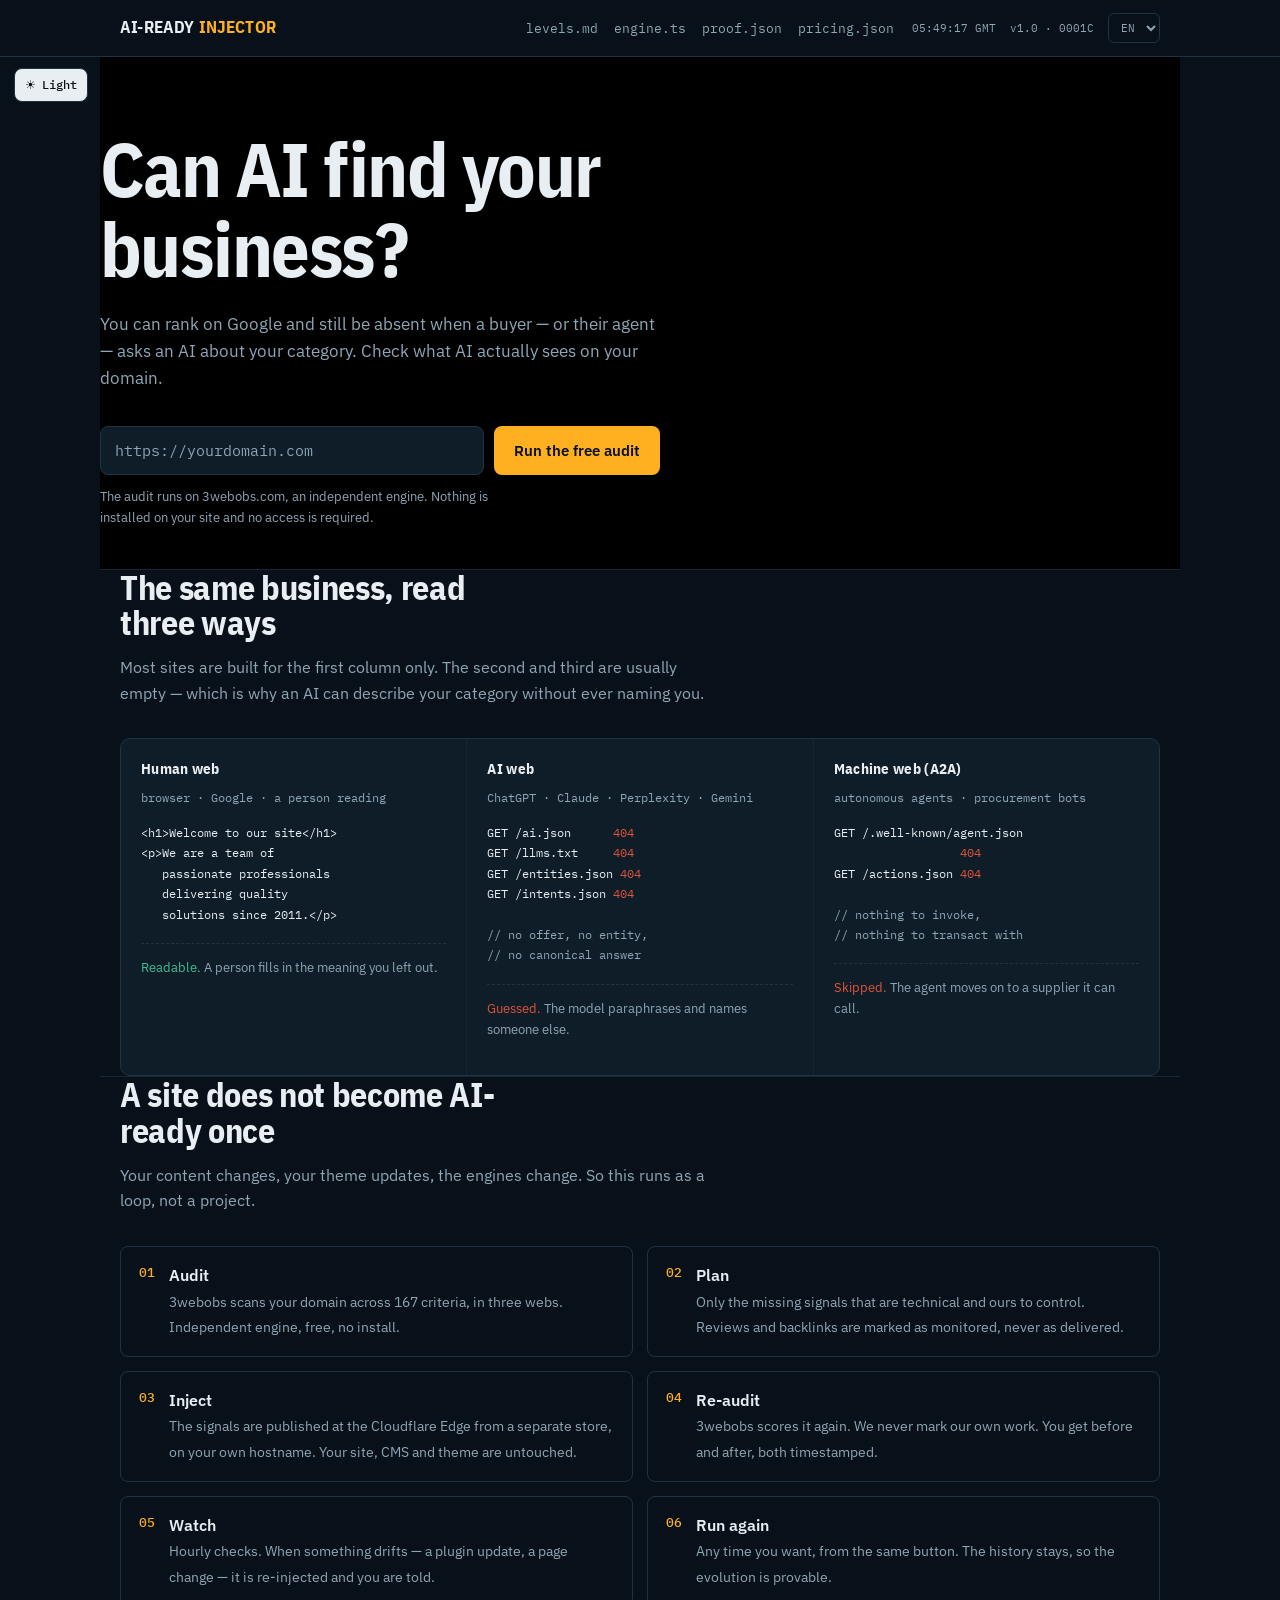
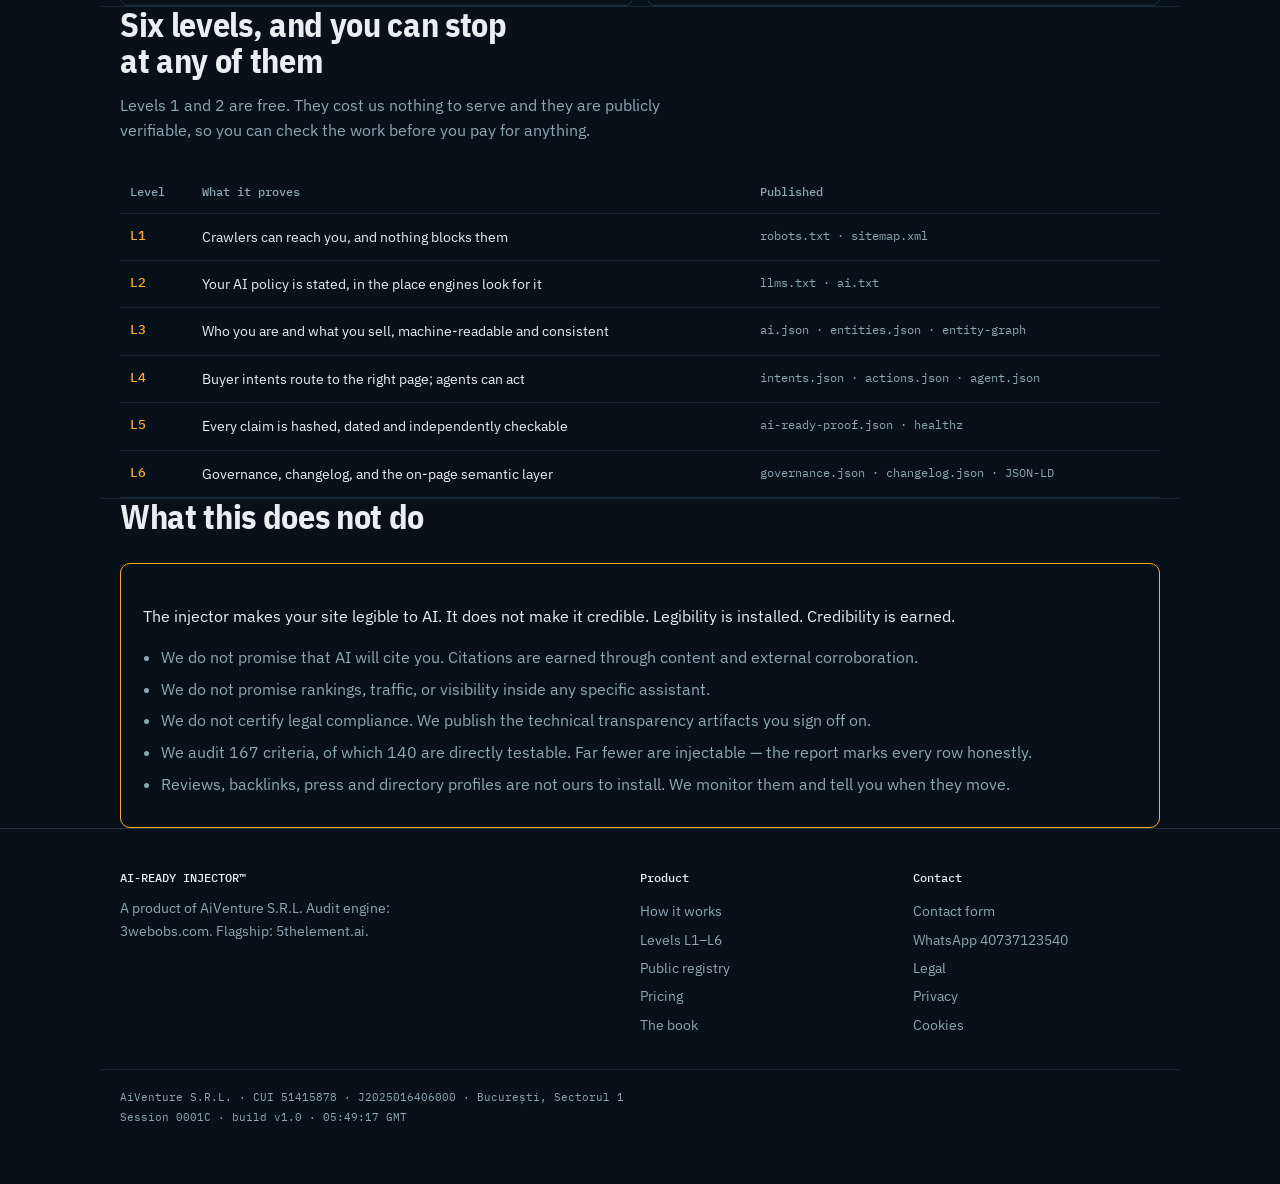
<file: index.html>
<!DOCTYPE html>
<html lang="en" data-lang="en">
<head>
<meta charset="utf-8">
<meta name="viewport" content="width=device-width, initial-scale=1">
<title>AI-READY INJECTOR — Can AI find your business?</title>
<link rel="icon" href="/favicon.ico" sizes="any">
<link rel="icon" type="image/svg+xml" href="/favicon.svg">
<link rel="icon" type="image/png" sizes="32x32" href="/assets/brand/favicon-32x32.png">
<link rel="icon" type="image/png" sizes="16x16" href="/assets/brand/favicon-16x16.png">
<link rel="apple-touch-icon" sizes="180x180" href="/assets/brand/apple-touch-icon.png">
<link rel="manifest" href="/assets/brand/site.webmanifest">
<meta name="msapplication-config" content="/assets/brand/browserconfig.xml">
<meta name="msapplication-TileColor" content="#010e19">
<meta name="theme-color" content="#010e19">
<link rel="canonical" href="https://aireadyinjector.com/">
<meta name="robots" content="index,follow,max-snippet:-1,max-image-preview:large,max-video-preview:-1">
<meta property="og:type" content="website">
<meta property="og:title" content="AI-READY INJECTOR — Can AI find your business?">
<meta property="og:description" content="Audit what AI actually sees on your site, then publish the missing machine-readable signals at the Cloudflare Edge. No website rebuild, no CMS access.">
<meta property="og:url" content="https://aireadyinjector.com/">
<meta property="og:site_name" content="AI-READY INJECTOR">
<meta property="og:locale" content="en_US">
<meta property="og:image" content="https://aireadyinjector.com/assets/og-image.jpg">
<meta property="og:image:type" content="image/jpeg">
<meta property="og:image:alt" content="AI-READY INJECTOR — machine-readable signals published at the Cloudflare Edge, no website rebuild">
<meta property="og:image:width" content="1200">
<meta property="og:image:height" content="630">
<meta name="twitter:card" content="summary_large_image">
<meta name="twitter:title" content="AI-READY INJECTOR — Can AI find your business?">
<meta name="twitter:description" content="Audit what AI actually sees on your site, then publish the missing machine-readable signals at the Cloudflare Edge. No website rebuild, no CMS access.">
<meta name="twitter:image" content="https://aireadyinjector.com/assets/og-image.jpg">
<meta name="twitter:image:alt" content="AI-READY INJECTOR — machine-readable signals published at the Cloudflare Edge, no website rebuild">
<meta name="twitter:site" content="@aipath512">
<meta name="author" content="AiVenture S.R.L.">
<meta name="referrer" content="strict-origin-when-cross-origin">
<script type="application/ld+json">
{
  "@context": "https://schema.org",
  "@graph": [
    {
      "@type": "Organization",
      "@id": "https://5thelement.ai/#organization",
      "name": "AiVenture S.R.L.",
      "legalName": "AiVenture S.R.L.",
      "alternateName": "AiVenture",
      "url": "https://5thelement.ai/",
      "logo": "https://aiventure.ro/icon.svg",
      "image": "https://aiventure.ro/assets/brand/logo_512w.png",
      "email": "contact@5thelement.ai",
      "telephone": "+40 737 123 540",
      "description": "AiVenture oferă servicii pentru Web-Om, Web-AI și Web-A2A și produse pentru analiză, implementare și infrastructură AI/A2A.",
      "foundingDate": "2025-03-07",
      "taxID": "51415878",
      "vatID": "RO51415878",
      "identifier": [
        {
          "@type": "PropertyValue",
          "propertyID": "CUI",
          "value": "51415878"
        },
        {
          "@type": "PropertyValue",
          "propertyID": "Nr. Registrul Comerțului",
          "value": "J2025016406000"
        },
        {
          "@type": "PropertyValue",
          "propertyID": "EUID",
          "value": "ROONRC.J2025016406000"
        },
        {
          "@type": "PropertyValue",
          "propertyID": "ONRC",
          "value": "J2025016406000"
        }
      ],
      "address": {
        "@type": "PostalAddress",
        "streetAddress": "Drumul Pădurea Pustnicul nr. 141C, Corp A, Etaj 2, Ap. 5",
        "addressLocality": "București",
        "addressRegion": "Sector 1",
        "postalCode": "014044",
        "addressCountry": "RO"
      },
      "contactPoint": {
        "@type": "ContactPoint",
        "contactType": "informații comerciale",
        "email": "contact@5thelement.ai",
        "telephone": "+40 737 123 540",
        "availableLanguage": [
          "ro"
        ]
      },
      "founder": {
        "@type": "Person",
        "name": "Dan Ionescu",
        "sameAs": [
          "https://orcid.org/0009-0002-5498-1046",
          "https://ro.linkedin.com/in/dan-ionesco-a856082a0"
        ]
      },
      "employee": {
        "@type": "Person",
        "name": "Gratiela Ionescu",
        "jobTitle": "Administrator"
      },
      "brand": {
        "@id": "https://aireadyinjector.com/#brand"
      },
      "sameAs": [
        "https://5thelement.ai/",
        "https://aiventure.ro/",
        "https://www.linkedin.com/company/107338970",
        "https://www.linkedin.com/showcase/5thelement-ai/",
        "https://www.crunchbase.com/organization/aiventure-s-r-l",
        "https://www.facebook.com/people/Aiventure/61573220584246/",
        "https://x.com/aipath512",
        "https://www.youtube.com/@AIVenture-q8u",
        "https://medium.com/@aipath512",
        "https://www.reddit.com/user/AiVentureRO/"
      ]
    },
    {
      "@type": "Brand",
      "@id": "https://aireadyinjector.com/#brand",
      "name": "AI-READY INJECTOR",
      "url": "https://aireadyinjector.com/",
      "slogan": "Signals make you readable."
    },
    {
      "@type": "WebSite",
      "@id": "https://aireadyinjector.com/#website",
      "url": "https://aireadyinjector.com/",
      "name": "AI-READY INJECTOR",
      "inLanguage": "en",
      "publisher": {
        "@id": "https://5thelement.ai/#organization"
      }
    },
    {
      "@type": "WebPage",
      "@id": "https://aireadyinjector.com/#webpage",
      "url": "https://aireadyinjector.com/",
      "name": "AI-READY INJECTOR — Can AI find your business?",
      "description": "Audit what AI actually sees on your site, then publish the missing machine-readable signals at the Cloudflare Edge. No website rebuild, no CMS access.",
      "inLanguage": "en",
      "isPartOf": {
        "@id": "https://aireadyinjector.com/#website"
      },
      "dateModified": "2026-10-21",
      "copyrightYear": 2026,
      "publisher": {
        "@id": "https://5thelement.ai/#organization"
      },
      "author": {
        "@id": "https://5thelement.ai/#organization"
      },
      "creator": {
        "@id": "https://5thelement.ai/#organization"
      },
      "copyrightHolder": {
        "@id": "https://5thelement.ai/#organization"
      },
      "about": [
        {
          "@id": "https://aireadyinjector.com/#app"
        }
      ],
      "mainEntity": {
        "@id": "https://aireadyinjector.com/#app"
      }
    },
    {
      "@type": "WebApplication",
      "@id": "https://aireadyinjector.com/#app",
      "name": "AI-READY INJECTOR",
      "url": "https://aireadyinjector.com/",
      "applicationCategory": "BusinessApplication",
      "operatingSystem": "Web",
      "inLanguage": "en",
      "description": "Publishes the missing machine-readable signals for a business website at the Cloudflare Edge, without rebuilding the site or accessing its CMS.",
      "provider": {
        "@id": "https://5thelement.ai/#organization"
      },
      "featureList": [
        "Audit of what AI systems actually see on the site",
        "Missing machine-readable signals published at the Edge",
        "No website rebuild and no CMS access required"
      ]
    }
  ]
}
</script>
<meta name="description" content="Audit what AI actually sees on your site, then publish the missing machine-readable signals at the Cloudflare Edge. No website rebuild, no CMS access.">
<link rel="preconnect" href="https://fonts.googleapis.com">
<link rel="preconnect" href="https://fonts.gstatic.com" crossorigin>
<link href="https://fonts.googleapis.com/css2?family=IBM+Plex+Mono:wght@400;500&family=IBM+Plex+Sans+Condensed:wght@600;700&family=IBM+Plex+Sans:wght@400;500&display=swap" rel="stylesheet">
<style>
:root{
  --void:#08111a; --panel:#0f1d29; --line:#1e3444; --line-soft:#152736;
  --ink:#e8eef2; --muted:#8fa6b4;
  --signal:#ffb020; --ok:#3fbf8f; --miss:#e0533a;
  --w:1080px;
}
html.light{
  --void:#f7f5f0; --panel:#ffffff; --line:#d9d3c6; --line-soft:#e8e3d8;
  --ink:#0a0a0a; --muted:#5d5a52; --signal:#a35b00;
}
html.light body *{color:#0a0a0a}
html.light .stat-miss{color:#8c2d18}
html.light .stat-ok{color:#1d6b4f}
*{box-sizing:border-box}
body{
  margin:0;background:var(--void);color:var(--ink);
  font-family:"IBM Plex Sans",system-ui,sans-serif;font-size:16px;line-height:1.6;
  -webkit-font-smoothing:antialiased;
}
.wrap{max-width:var(--w);margin:0 auto;padding:0 20px}
h1,h2,h3{font-family:"IBM Plex Sans Condensed",sans-serif;font-weight:700;line-height:1.05;margin:0}
a{color:inherit}
code,.mono{font-family:"IBM Plex Mono",monospace}

/* ---- theme toggle: fixed top-left, 68px, 34x34 (house standard) ---- */
#themeToggle{
  position:fixed;top:68px;left:14px;z-index:60;
  height:34px;min-width:34px;padding:0 10px;border-radius:8px;
  border:1px solid var(--line);background:var(--ink);color:var(--void);
  font:500 12px/1 "IBM Plex Mono",monospace;cursor:pointer;
  display:flex;align-items:center;gap:6px;
}
#themeToggle:focus-visible,a:focus-visible,button:focus-visible,input:focus-visible,select:focus-visible{
  outline:2px solid var(--signal);outline-offset:2px}

/* ---- header ---- */
header{border-bottom:1px solid var(--line);position:sticky;top:0;background:var(--void);z-index:50}
.hbar{display:flex;align-items:center;gap:18px;height:56px;flex-wrap:nowrap}
.brand{font-family:"IBM Plex Sans Condensed",sans-serif;font-weight:700;font-size:17px;letter-spacing:.01em;white-space:nowrap}
.brand span{color:var(--signal)}
nav{display:flex;gap:16px;margin-left:auto;font:400 13px/1 "IBM Plex Mono",monospace;color:var(--muted)}
nav a{text-decoration:none}
nav a:hover{color:var(--signal)}
.meta{display:flex;gap:14px;align-items:center;font:400 11px/1 "IBM Plex Mono",monospace;color:var(--muted)}
select{background:transparent;color:var(--muted);border:1px solid var(--line);border-radius:6px;
  font:400 11px/1 "IBM Plex Mono",monospace;padding:6px 8px}
@media(max-width:860px){nav{display:none}.meta .hide-sm{display:none}}

/* ---- hero ---- */
.hero{padding:72px 0 40px}
h1{font-size:clamp(38px,8.5vw,76px);letter-spacing:-.02em;max-width:14ch}
.lede{margin:22px 0 0;max-width:56ch;color:var(--muted);font-size:17px}
form.intake{margin:34px 0 0;display:flex;gap:10px;flex-wrap:wrap;max-width:560px}
input[type=url]{
  flex:1 1 260px;min-width:0;background:var(--panel);border:1px solid var(--line);
  color:var(--ink);border-radius:8px;padding:14px 14px;font:400 15px/1 "IBM Plex Mono",monospace}
input::placeholder{color:var(--muted)}
button.go{
  background:var(--signal);color:#08111a;border:0;border-radius:8px;padding:14px 20px;
  font:600 15px/1 "IBM Plex Sans",sans-serif;cursor:pointer}
button.go:hover{filter:brightness(1.08)}
.formnote{margin:12px 0 0;font-size:13px;color:var(--muted);max-width:52ch}

/* ---- three webs ---- */
section{padding:56px 0;border-top:1px solid var(--line-soft)}
h2{font-size:clamp(24px,4.4vw,34px);letter-spacing:-.01em;max-width:22ch}
.sub{color:var(--muted);margin:14px 0 0;max-width:60ch}
.webs{display:grid;gap:1px;background:var(--line-soft);border:1px solid var(--line);border-radius:10px;
  overflow:hidden;margin-top:32px}
@media(min-width:820px){.webs{grid-template-columns:repeat(3,1fr)}}
.web{background:var(--panel);padding:22px 20px}
.web h3{font-size:15px;letter-spacing:.02em;margin-bottom:4px}
.web .who{font:400 12px/1.5 "IBM Plex Mono",monospace;color:var(--muted);margin-bottom:16px}
.web pre{margin:0;font:400 12px/1.7 "IBM Plex Mono",monospace;color:var(--ink);
  white-space:pre-wrap;word-break:break-word}
.dim{color:var(--muted)}
.stat-ok{color:var(--ok)}
.stat-miss{color:var(--miss)}
.verdict{margin-top:18px;padding-top:14px;border-top:1px dashed var(--line);font-size:13px;color:var(--muted)}

/* ---- loop ---- */
ol.loop{list-style:none;counter-reset:s;padding:0;margin:32px 0 0;display:grid;gap:14px}
@media(min-width:820px){ol.loop{grid-template-columns:repeat(2,1fr)}}
ol.loop li{counter-increment:s;display:flex;gap:14px;padding:16px 18px;border:1px solid var(--line);border-radius:8px}
ol.loop li::before{content:counter(s,decimal-leading-zero);font:500 13px/1.5 "IBM Plex Mono",monospace;color:var(--signal)}
ol.loop b{display:block;font-weight:600}
ol.loop span{color:var(--muted);font-size:14px}

/* ---- levels ---- */
table{width:100%;border-collapse:collapse;margin-top:28px;font-size:14px}
th,td{text-align:left;padding:12px 10px;border-bottom:1px solid var(--line-soft);vertical-align:top}
th{font:500 12px/1.4 "IBM Plex Mono",monospace;color:var(--muted)}
td.lv{font:500 13px/1.5 "IBM Plex Mono",monospace;color:var(--signal);white-space:nowrap}
td.files{font:400 12px/1.7 "IBM Plex Mono",monospace;color:var(--muted)}
@media(max-width:640px){td.files{display:none}th.files{display:none}}

/* ---- honesty ---- */
.honest{border:1px solid var(--signal);border-radius:10px;padding:24px 22px;margin-top:28px}
.honest ul{margin:14px 0 0;padding-left:18px;color:var(--muted)}
.honest li{margin:6px 0}

/* ---- footer ---- */
footer{border-top:1px solid var(--line);padding:40px 0 56px;color:var(--muted);font-size:14px}
.fcols{display:grid;gap:26px}
@media(min-width:720px){.fcols{grid-template-columns:2fr 1fr 1fr}}
footer h4{font:500 12px/1.5 "IBM Plex Mono",monospace;color:var(--ink);margin:0 0 10px}
footer a{display:block;text-decoration:none;padding:3px 0}
footer a:hover{color:var(--signal)}
.legal{margin-top:30px;padding-top:18px;border-top:1px solid var(--line-soft);
  font:400 11px/1.8 "IBM Plex Mono",monospace}
@media(prefers-reduced-motion:reduce){*{transition:none!important;animation:none!important}}
</style>
<style>/* hero foto (imaginea de pe 6920.inweb.ro) v1.0 2026-11-17 */
.wrap.hero{background:linear-gradient(90deg,rgba(0,0,0,.93) 0%,rgba(0,0,0,.8) 42%,rgba(0,0,0,.45) 75%,rgba(0,0,0,.3) 100%),url(https://aiventure.ro/assets/hero-6920_v1.0_2026-11-17.webp) right 30%/cover no-repeat,#000!important}
@media (max-width:760px){.wrap.hero{background:linear-gradient(180deg,rgba(0,0,0,.65) 0%,rgba(0,0,0,.9) 55%,rgba(0,0,0,.96) 100%),url(https://aiventure.ro/assets/hero-6920_v1.0_2026-11-17.webp) 72% 15%/cover no-repeat,#000!important}}
</style>
</head>
<body>

<button id="themeToggle" aria-label="Switch theme">☀ <span id="themeLabel">Light</span></button>

<!-- ============ header ============ -->
<header>
  <div class="wrap hbar">
    <div class="brand">AI-READY <span>INJECTOR</span></div>
    <nav>
      <a href="/levels/">levels.md</a>
      <a href="/how-it-works/">engine.ts</a>
      <a href="/proof/">proof.json</a>
      <a href="/pricing/">pricing.json</a>
    </nav>
    <div class="meta">
      <span class="mono hide-sm" id="clock">--:--:-- GMT</span>
      <span class="mono hide-sm">v1.0 · 0001C</span>
      <select id="lang" aria-label="Language">
        <option value="en">EN</option>
        <option value="ro">RO</option>
      </select>
    </div>
  </div>
</header>

<!-- ============ hero ============ -->
<div class="wrap hero">
  <h1 data-en="Can AI find your business?" data-ro="Te găsește AI-ul?">Can AI find your business?</h1>
  <p class="lede"
     data-en="You can rank on Google and still be absent when a buyer — or their agent — asks an AI about your category. Check what AI actually sees on your domain."
     data-ro="Poți fi pe prima pagină în Google și să lipsești complet când un client — sau agentul lui — întreabă un AI despre categoria ta. Vezi ce vede AI-ul pe domeniul tău.">
     You can rank on Google and still be absent when a buyer — or their agent — asks an AI about your category. Check what AI actually sees on your domain.</p>

  <form class="intake" id="intake">
    <input type="url" id="url" required placeholder="https://yourdomain.com" aria-label="Your website address">
    <button class="go" type="submit" data-en="Run the free audit" data-ro="Pornește auditul gratuit">Run the free audit</button>
  </form>
  <p class="formnote"
     data-en="The audit runs on 3webobs.com, an independent engine. Nothing is installed on your site and no access is required."
     data-ro="Auditul rulează pe 3webobs.com, un motor independent. Nu se instalează nimic pe site și nu e nevoie de acces.">
     The audit runs on 3webobs.com, an independent engine. Nothing is installed on your site and no access is required.</p>
</div>

<!-- ============ the three webs ============ -->
<section class="wrap">
  <h2 data-en="The same business, read three ways" data-ro="Aceeași firmă, citită în trei feluri">The same business, read three ways</h2>
  <p class="sub"
     data-en="Most sites are built for the first column only. The second and third are usually empty — which is why an AI can describe your category without ever naming you."
     data-ro="Majoritatea site-urilor sunt construite doar pentru prima coloană. A doua și a treia sunt de obicei goale — de aceea un AI poate descrie categoria ta fără să te numească.">
     Most sites are built for the first column only. The second and third are usually empty — which is why an AI can describe your category without ever naming you.</p>

  <div class="webs">
    <div class="web">
      <h3 data-en="Human web" data-ro="Web-ul uman">Human web</h3>
      <p class="who mono">browser · Google · a person reading</p>
      <pre>&lt;h1&gt;Welcome to our site&lt;/h1&gt;
&lt;p&gt;We are a team of
   passionate professionals
   delivering quality
   solutions since 2011.&lt;/p&gt;</pre>
      <p class="verdict"><span class="stat-ok">Readable.</span> A person fills in the meaning you left out.</p>
    </div>

    <div class="web">
      <h3 data-en="AI web" data-ro="Web-ul AI">AI web</h3>
      <p class="who mono">ChatGPT · Claude · Perplexity · Gemini</p>
      <pre>GET /ai.json      <span class="stat-miss">404</span>
GET /llms.txt     <span class="stat-miss">404</span>
GET /entities.json <span class="stat-miss">404</span>
GET /intents.json <span class="stat-miss">404</span>

<span class="dim">// no offer, no entity,
// no canonical answer</span></pre>
      <p class="verdict"><span class="stat-miss">Guessed.</span> The model paraphrases and names someone else.</p>
    </div>

    <div class="web">
      <h3 data-en="Machine web (A2A)" data-ro="Web-ul mașinilor (A2A)">Machine web (A2A)</h3>
      <p class="who mono">autonomous agents · procurement bots</p>
      <pre>GET /.well-known/agent.json
                  <span class="stat-miss">404</span>
GET /actions.json <span class="stat-miss">404</span>

<span class="dim">// nothing to invoke,
// nothing to transact with</span></pre>
      <p class="verdict"><span class="stat-miss">Skipped.</span> The agent moves on to a supplier it can call.</p>
    </div>
  </div>
</section>

<!-- ============ the loop ============ -->
<section class="wrap">
  <h2 data-en="A site does not become AI-ready once" data-ro="Un site nu devine AI-READY o singură dată">A site does not become AI-ready once</h2>
  <p class="sub"
     data-en="Your content changes, your theme updates, the engines change. So this runs as a loop, not a project."
     data-ro="Conținutul se schimbă, tema se actualizează, motoarele se schimbă. De aceea e o buclă, nu un proiect.">
     Your content changes, your theme updates, the engines change. So this runs as a loop, not a project.</p>

  <ol class="loop">
    <li><div><b>Audit</b><span>3webobs scans your domain across 167 criteria, in three webs. Independent engine, free, no install.</span></div></li>
    <li><div><b>Plan</b><span>Only the missing signals that are technical and ours to control. Reviews and backlinks are marked as monitored, never as delivered.</span></div></li>
    <li><div><b>Inject</b><span>The signals are published at the Cloudflare Edge from a separate store, on your own hostname. Your site, CMS and theme are untouched.</span></div></li>
    <li><div><b>Re-audit</b><span>3webobs scores it again. We never mark our own work. You get before and after, both timestamped.</span></div></li>
    <li><div><b>Watch</b><span>Hourly checks. When something drifts — a plugin update, a page change — it is re-injected and you are told.</span></div></li>
    <li><div><b>Run again</b><span>Any time you want, from the same button. The history stays, so the evolution is provable.</span></div></li>
  </ol>
</section>

<!-- ============ levels ============ -->
<section class="wrap">
  <h2 data-en="Six levels, and you can stop at any of them" data-ro="Șase niveluri, te poți opri la oricare">Six levels, and you can stop at any of them</h2>
  <p class="sub"
     data-en="Levels 1 and 2 are free. They cost us nothing to serve and they are publicly verifiable, so you can check the work before you pay for anything."
     data-ro="Nivelurile 1 și 2 sunt gratuite. Nu ne costă nimic să le servim și sunt verificabile public, deci poți controla lucrarea înainte să plătești ceva.">
     Levels 1 and 2 are free. They cost us nothing to serve and they are publicly verifiable, so you can check the work before you pay for anything.</p>

  <table>
    <thead><tr><th>Level</th><th>What it proves</th><th class="files">Published</th></tr></thead>
    <tbody>
      <tr><td class="lv">L1</td><td>Crawlers can reach you, and nothing blocks them</td><td class="files">robots.txt · sitemap.xml</td></tr>
      <tr><td class="lv">L2</td><td>Your AI policy is stated, in the place engines look for it</td><td class="files">llms.txt · ai.txt</td></tr>
      <tr><td class="lv">L3</td><td>Who you are and what you sell, machine-readable and consistent</td><td class="files">ai.json · entities.json · entity-graph</td></tr>
      <tr><td class="lv">L4</td><td>Buyer intents route to the right page; agents can act</td><td class="files">intents.json · actions.json · agent.json</td></tr>
      <tr><td class="lv">L5</td><td>Every claim is hashed, dated and independently checkable</td><td class="files">ai-ready-proof.json · healthz</td></tr>
      <tr><td class="lv">L6</td><td>Governance, changelog, and the on-page semantic layer</td><td class="files">governance.json · changelog.json · JSON-LD</td></tr>
    </tbody>
  </table>
</section>

<!-- ============ honesty block ============ -->
<section class="wrap">
  <h2 data-en="What this does not do" data-ro="Ce nu face">What this does not do</h2>
  <div class="honest">
    <p data-en="The injector makes your site legible to AI. It does not make it credible. Legibility is installed. Credibility is earned."
       data-ro="Injectorul face site-ul lizibil pentru AI. Nu îl face credibil. Lizibilitatea se instalează. Credibilitatea se câștigă.">
       The injector makes your site legible to AI. It does not make it credible. Legibility is installed. Credibility is earned.</p>
    <ul>
      <li>We do not promise that AI will cite you. Citations are earned through content and external corroboration.</li>
      <li>We do not promise rankings, traffic, or visibility inside any specific assistant.</li>
      <li>We do not certify legal compliance. We publish the technical transparency artifacts you sign off on.</li>
      <li>We audit 167 criteria, of which 140 are directly testable. Far fewer are injectable — the report marks every row honestly.</li>
      <li>Reviews, backlinks, press and directory profiles are not ours to install. We monitor them and tell you when they move.</li>
    </ul>
  </div>
</section>

<!-- ============ footer ============ -->
<footer>
  <div class="wrap fcols">
    <div>
      <h4>AI-READY INJECTOR™</h4>
      <p style="margin:0;max-width:44ch">A product of AiVenture S.R.L. Audit engine: 3webobs.com. Flagship: 5thelement.ai.</p>
    </div>
    <div>
      <h4>Product</h4>
      <a href="/how-it-works/">How it works</a>
      <a href="/levels/">Levels L1–L6</a>
      <a href="/proof/">Public registry</a>
      <a href="/pricing/">Pricing</a>
      <a href="/book/">The book</a>
    </div>
    <div>
      <h4>Contact</h4>
      <a href="/contact/">Contact form</a>
      <a href="https://wa.me/40737123540" target="_blank" rel="noopener">WhatsApp 40737123540</a>
      <a href="/legal/">Legal</a>
      <a href="/privacy/">Privacy</a>
      <a href="/cookies/">Cookies</a>
    </div>
  </div>
  <div class="wrap legal">
    AiVenture S.R.L. · CUI 51415878 · J2025016406000 · București, Sectorul 1<br>
    Session 0001C · build v1.0 · <span id="clock2">--:--:-- GMT</span>
  </div>
</footer>

<script>
// ---- theme (dark default, house standard) ----
var t=document.getElementById('themeToggle'),tl=document.getElementById('themeLabel');
t.addEventListener('click',function(){
  var light=document.documentElement.classList.toggle('light');
  t.firstChild.nodeValue=light?'☾ ':'☀ ';
  tl.textContent=light?'Dark':'Light';
});

// ---- GMT clock ----
function tick(){
  var d=new Date(),p=function(n){return String(n).padStart(2,'0')};
  var s=p(d.getUTCHours())+':'+p(d.getUTCMinutes())+':'+p(d.getUTCSeconds())+' GMT';
  document.getElementById('clock').textContent=s;
  document.getElementById('clock2').textContent=s;
}
tick();setInterval(tick,1000);

// ---- language ----
var sel=document.getElementById('lang');
sel.addEventListener('change',function(){
  var l=sel.value;
  document.documentElement.setAttribute('data-lang',l);
  document.documentElement.lang=l;
  document.querySelectorAll('[data-'+l+']').forEach(function(el){
    el.textContent=el.getAttribute('data-'+l);
  });
});

// ---- intake: hand off to the independent auditor ----
// NOTE: confirm the query-param name against the 3webobs engine before launch.
document.getElementById('intake').addEventListener('submit',function(e){
  e.preventDefault();
  var u=document.getElementById('url').value.trim();
  if(!u) return;
  window.location.href='https://3webobs.com/?url='+encodeURIComponent(u);
});
</script>
</body>
</html>
</file>
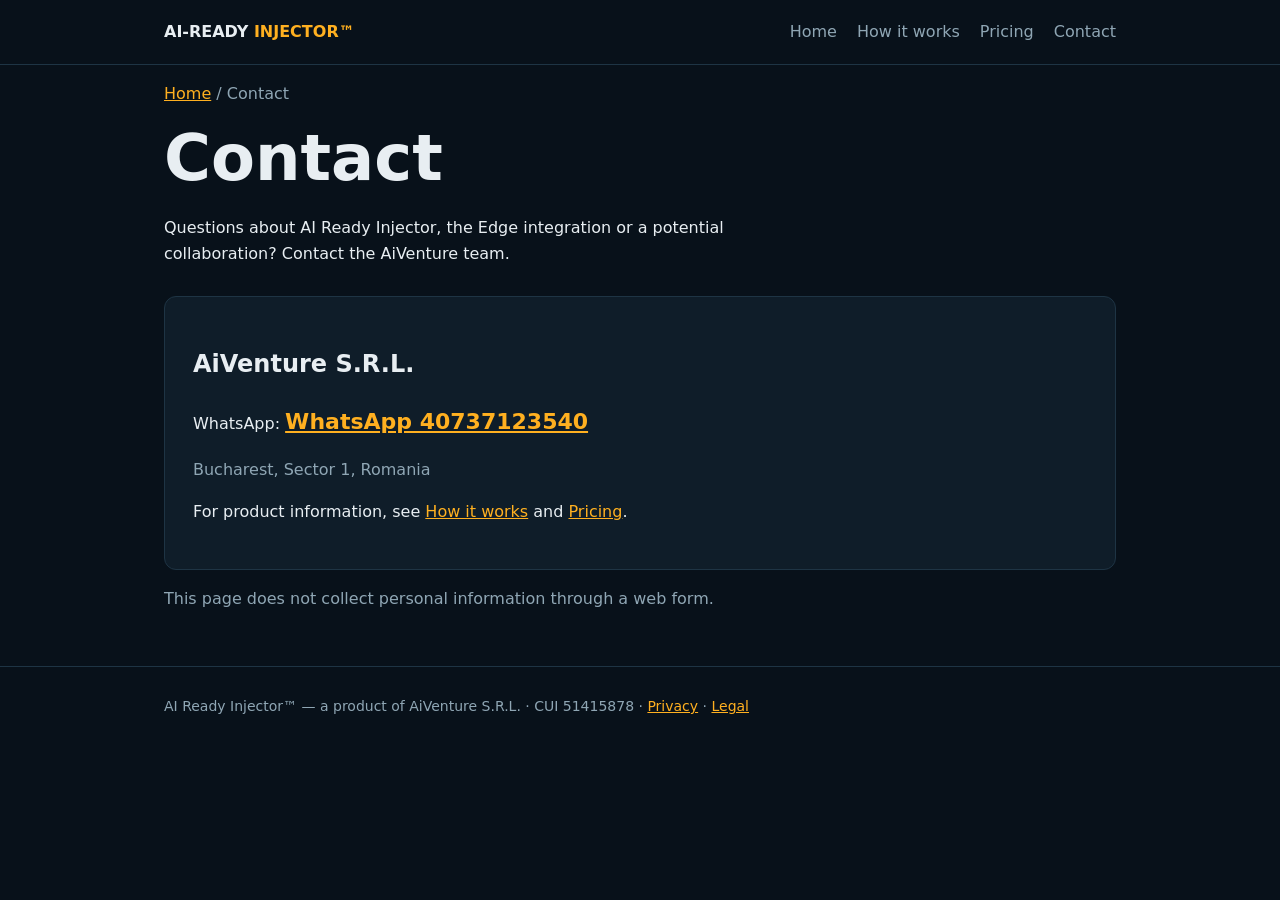
<file: contact/index.html>
<!DOCTYPE html>
<html lang="en">
<head>
<meta charset="utf-8">
<meta name="viewport" content="width=device-width,initial-scale=1">
<title>Contact — AI Ready Injector</title>
<meta name="description" content="Contact AiVenture S.R.L. about AI Ready Injector and machine-readable signals at the Cloudflare Edge.">
<link rel="canonical" href="https://aireadyinjector.com/contact/">
<style>
:root{color-scheme:dark;--bg:#08111a;--panel:#0f1d29;--line:#1e3444;--text:#e8eef2;--muted:#8fa6b4;--accent:#ffb020}
*{box-sizing:border-box}body{margin:0;background:var(--bg);color:var(--text);font:16px/1.65 system-ui,-apple-system,Segoe UI,sans-serif}
.wrap{max-width:1000px;margin:auto;padding:0 24px}header,footer{border-color:var(--line);border-style:solid;border-width:0 0 1px}
header .wrap{display:flex;justify-content:space-between;align-items:center;gap:16px;min-height:64px}a{color:var(--accent)}.brand{font-weight:750;color:var(--text);text-decoration:none}.brand span{color:var(--accent)}
nav{display:flex;gap:20px;flex-wrap:wrap}nav a{color:var(--muted);text-decoration:none}nav a:hover{color:var(--accent)}
main{padding:70px 0 90px;min-height:65vh}h1{font-size:clamp(36px,6vw,64px);line-height:1.12;margin:12px 0 20px}p{max-width:65ch}.muted{color:var(--muted)}
.panel{background:var(--panel);border:1px solid var(--line);border-radius:12px;padding:28px;margin-top:28px}
.phone{font-size:22px;font-weight:700}footer{border-width:1px 0 0;padding:28px 0;color:var(--muted);font-size:14px}
@media(max-width:600px){header .wrap{align-items:flex-start;flex-direction:column;padding-top:14px;padding-bottom:14px}}
</style>
</head>
<body>
<header><div class="wrap"><a class="brand" href="/">AI-READY <span>INJECTOR™</span></a><nav aria-label="Main navigation"><a href="/">Home</a><a href="/how-it-works/">How it works</a><a href="/pricing/">Pricing</a><a href="/contact/" aria-current="page">Contact</a></nav></div></header>
<main class="wrap">
<p class="muted"><a href="/">Home</a> / Contact</p>
<h1>Contact</h1>
<p>Questions about AI Ready Injector, the Edge integration or a potential collaboration? Contact the AiVenture team.</p>
<section class="panel" aria-labelledby="contact-details">
<h2 id="contact-details">AiVenture S.R.L.</h2>
<p>WhatsApp: <a class="phone" href="https://wa.me/40737123540" target="_blank" rel="noopener">WhatsApp 40737123540</a></p>
<p class="muted">Bucharest, Sector 1, Romania</p>
<p>For product information, see <a href="/how-it-works/">How it works</a> and <a href="/pricing/">Pricing</a>.</p>
</section>
<p class="muted">This page does not collect personal information through a web form.</p>
</main>
<footer><div class="wrap">AI Ready Injector™ — a product of AiVenture S.R.L. · CUI 51415878 · <a href="/privacy/">Privacy</a> · <a href="/legal/">Legal</a></div></footer>
</body>
</html>
</file>
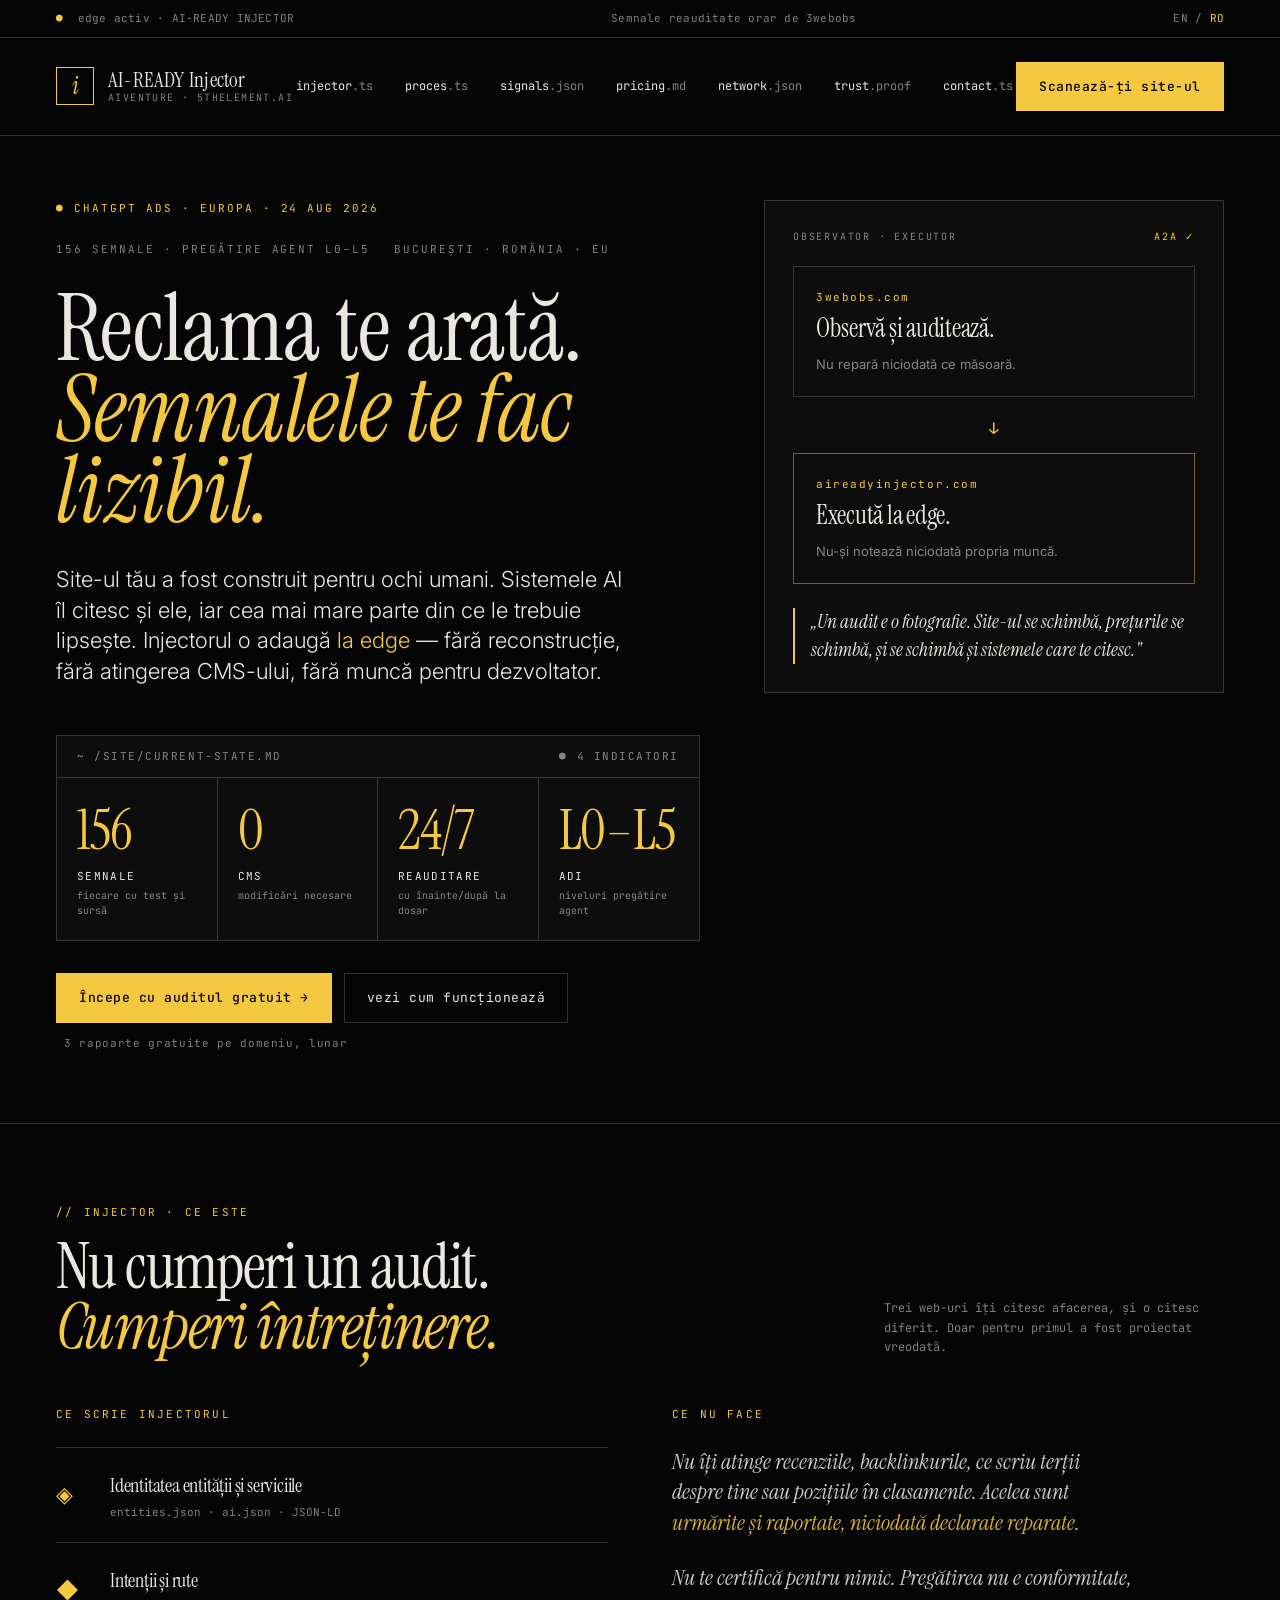
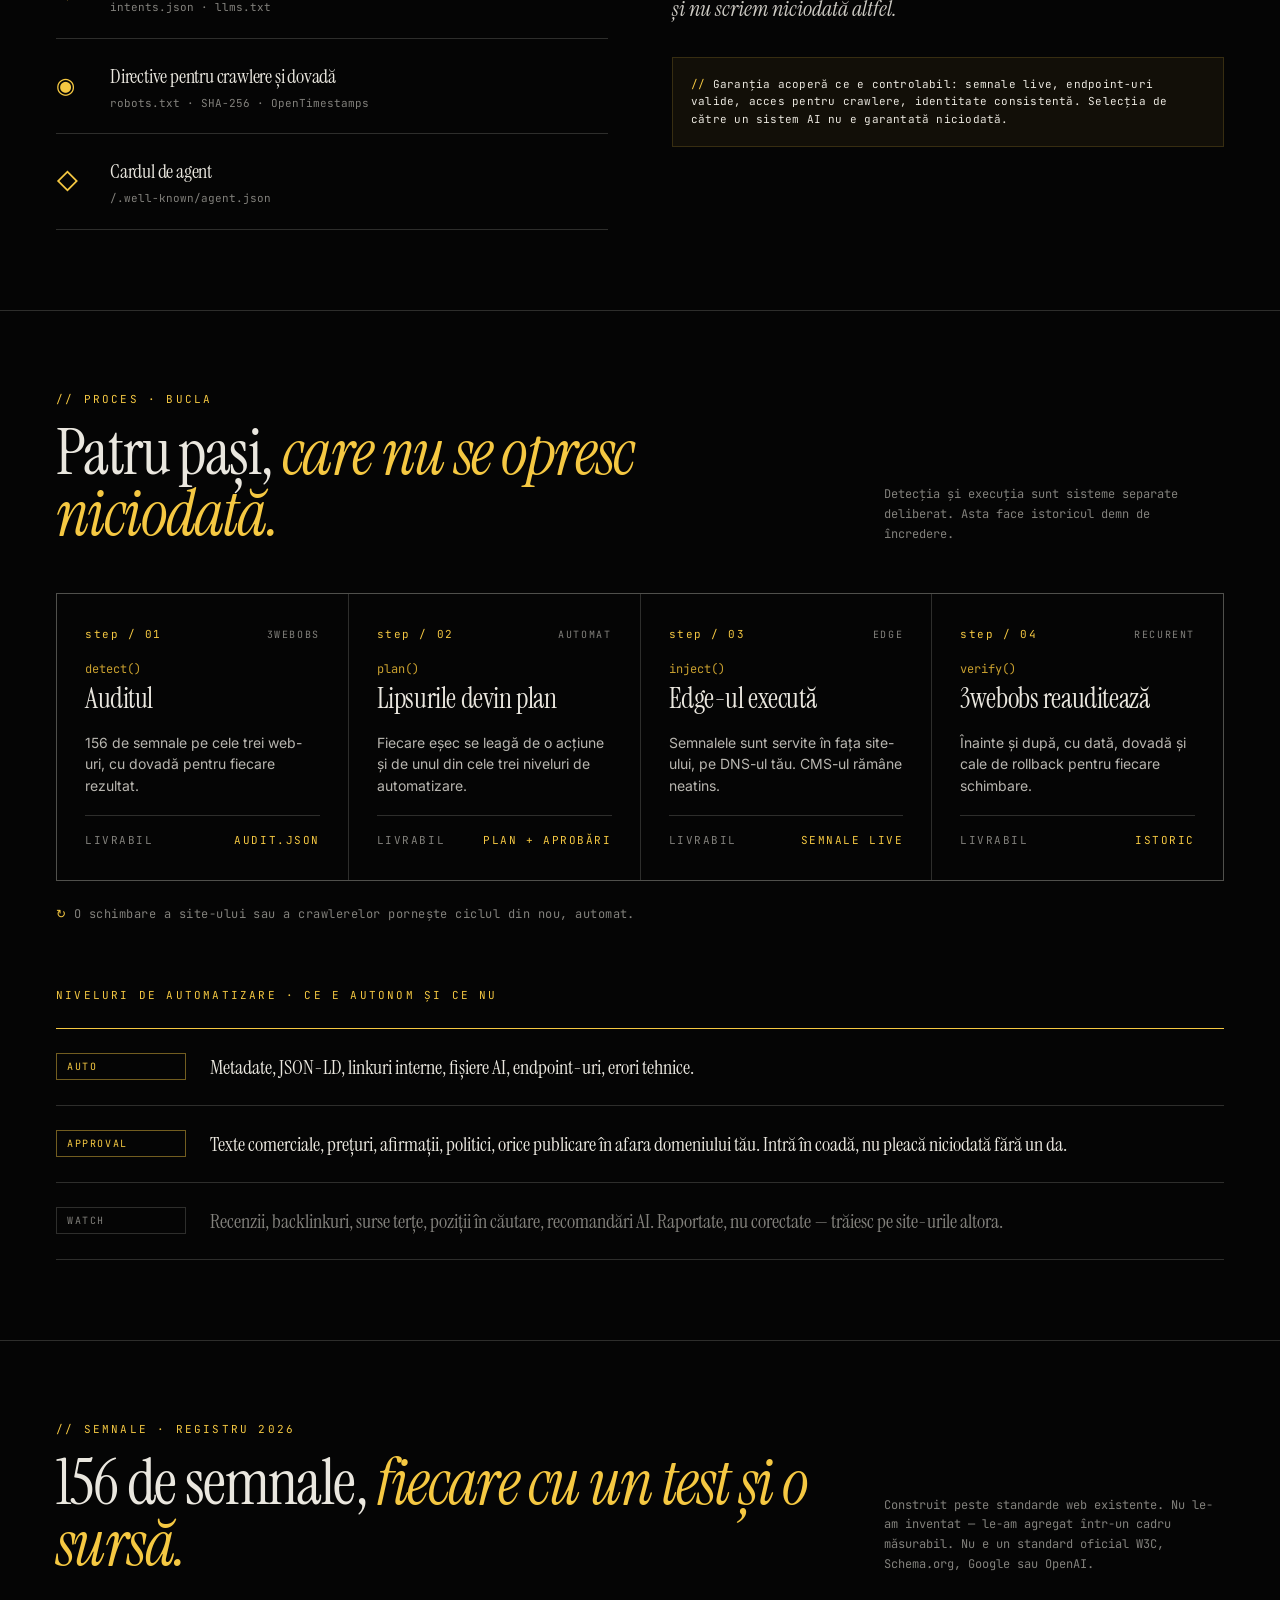
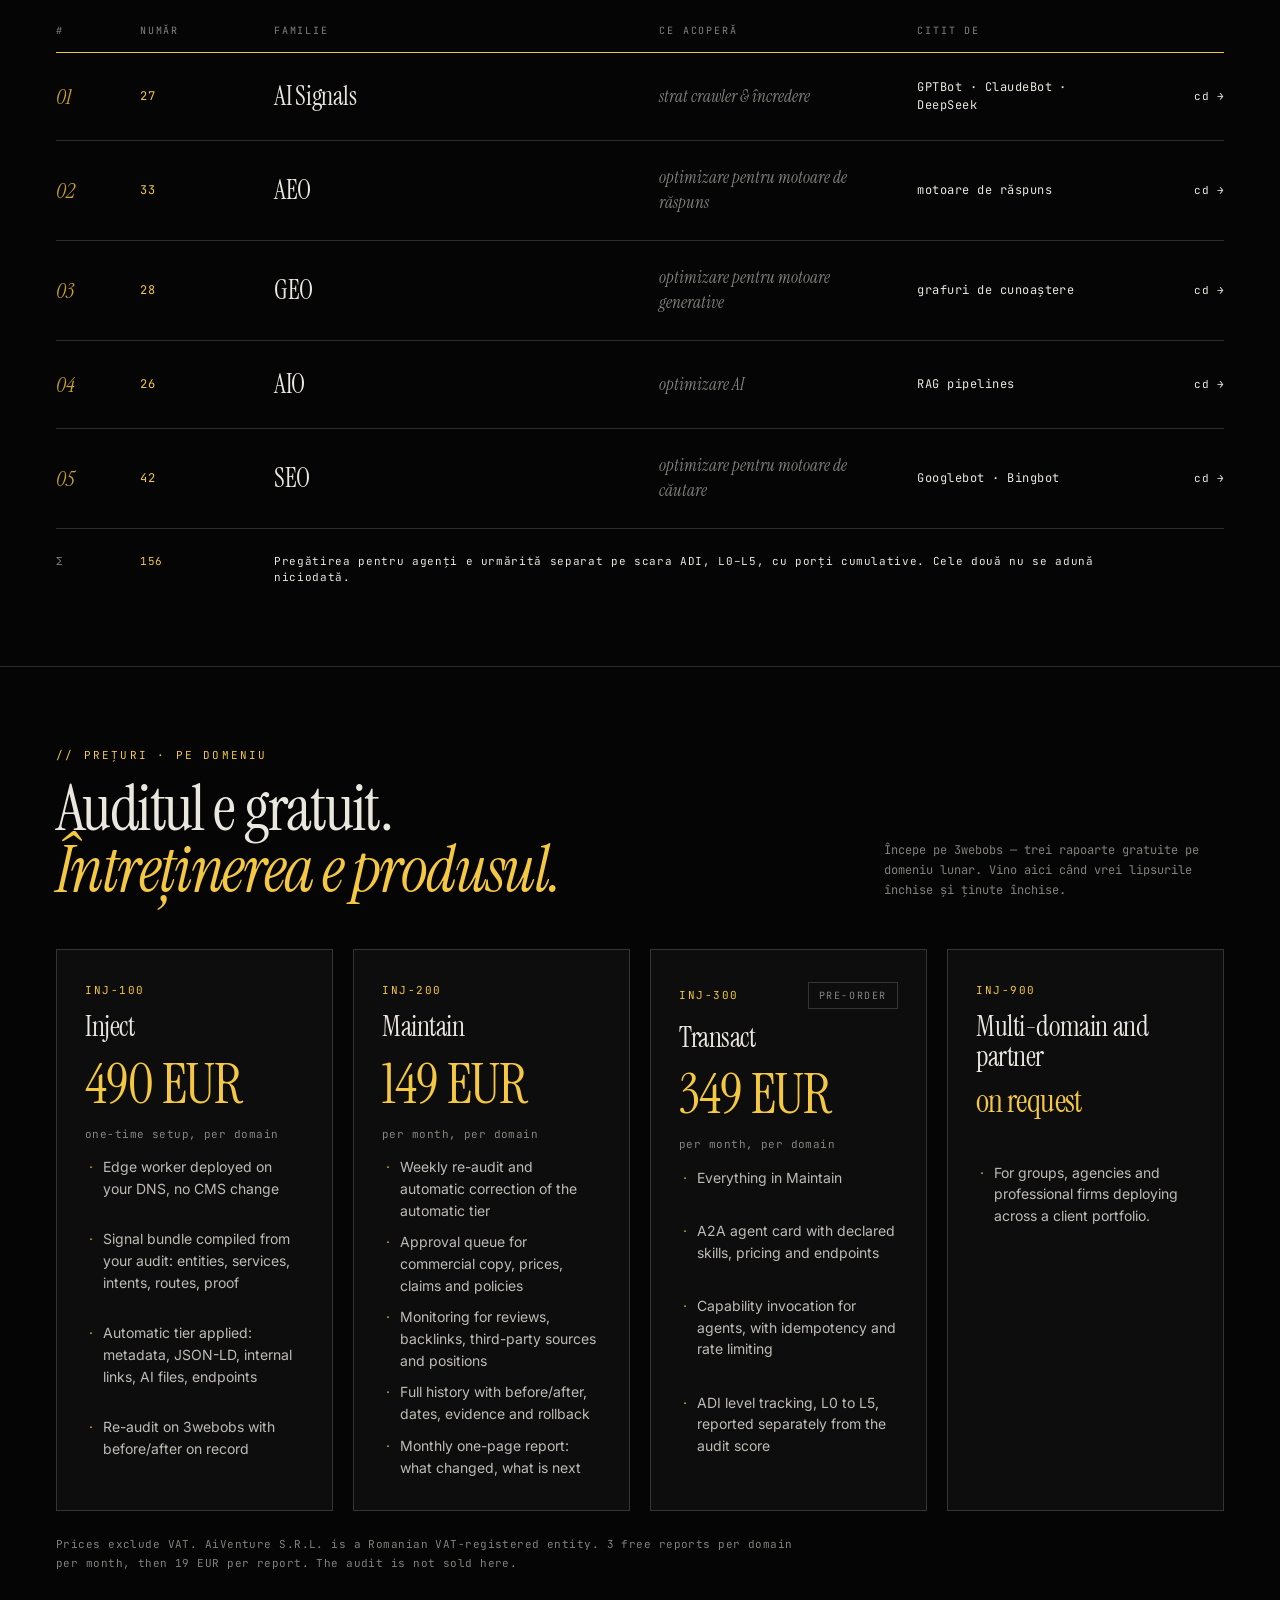
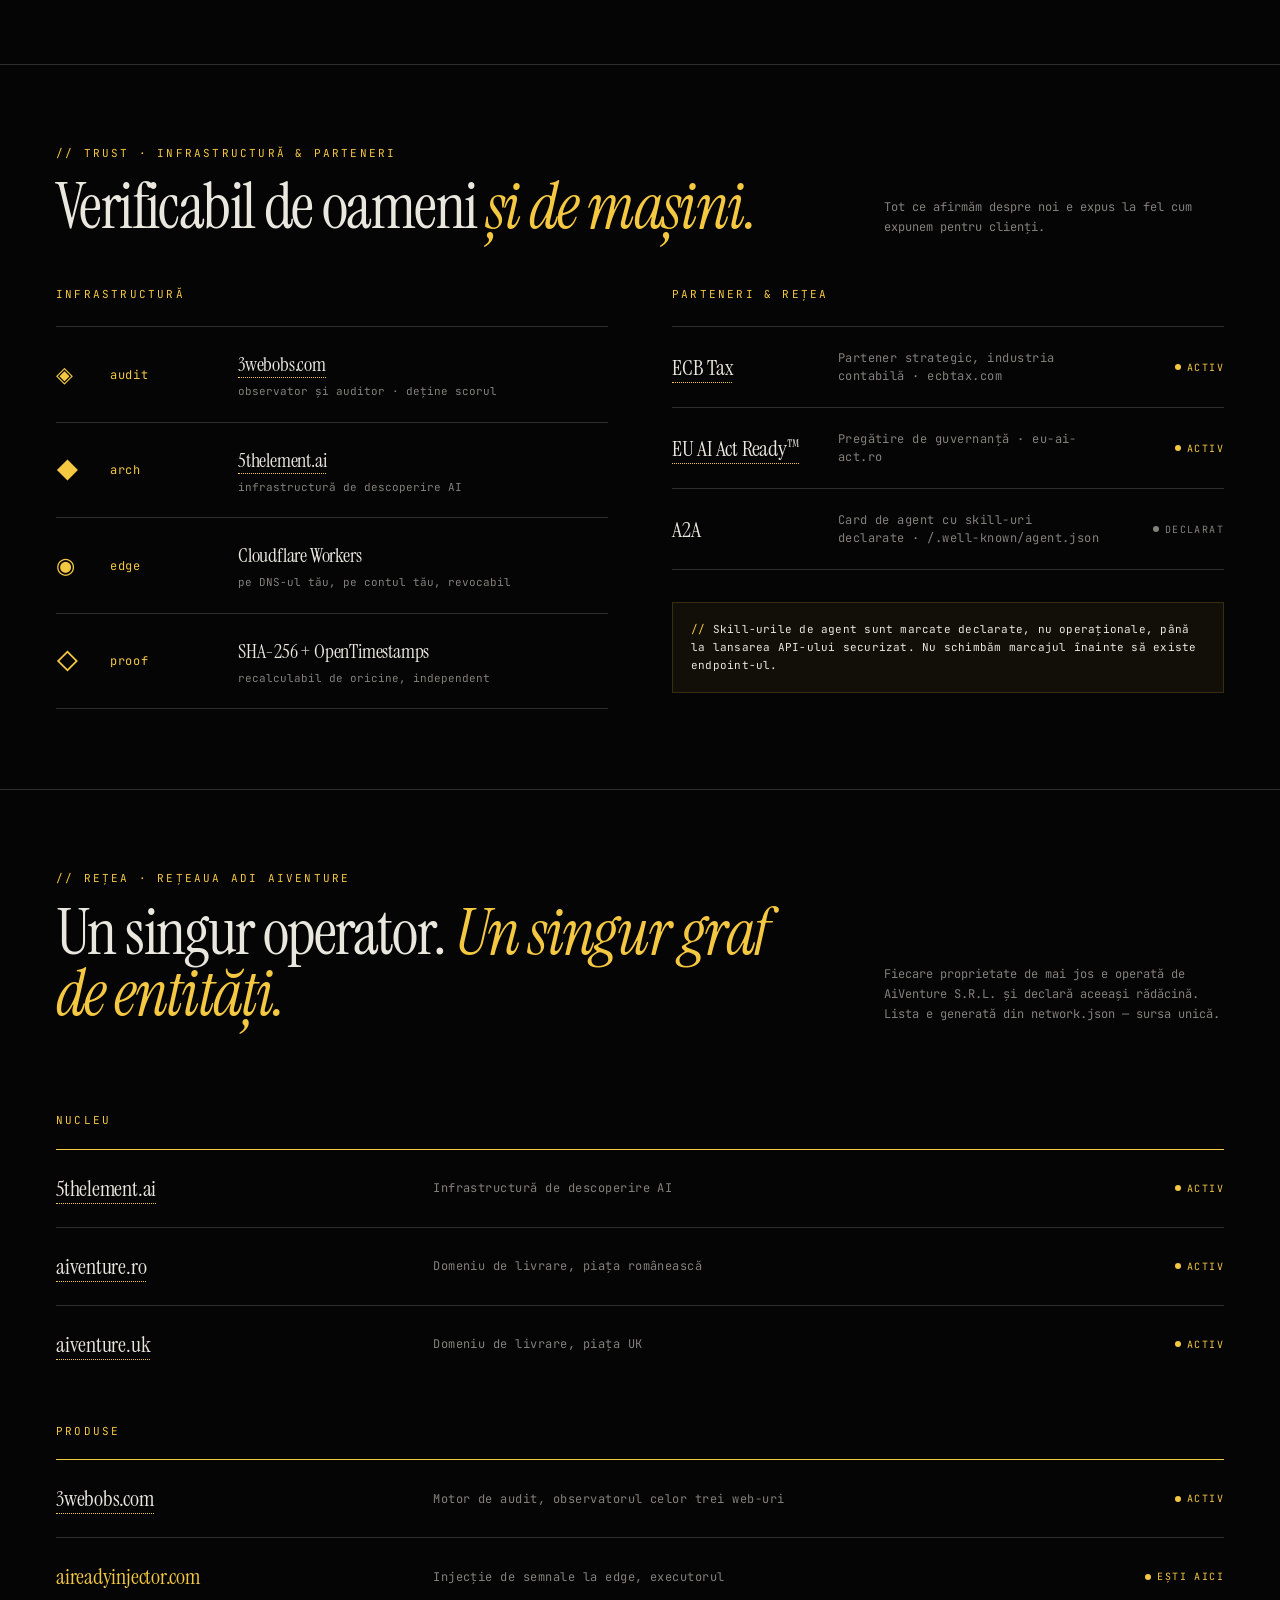
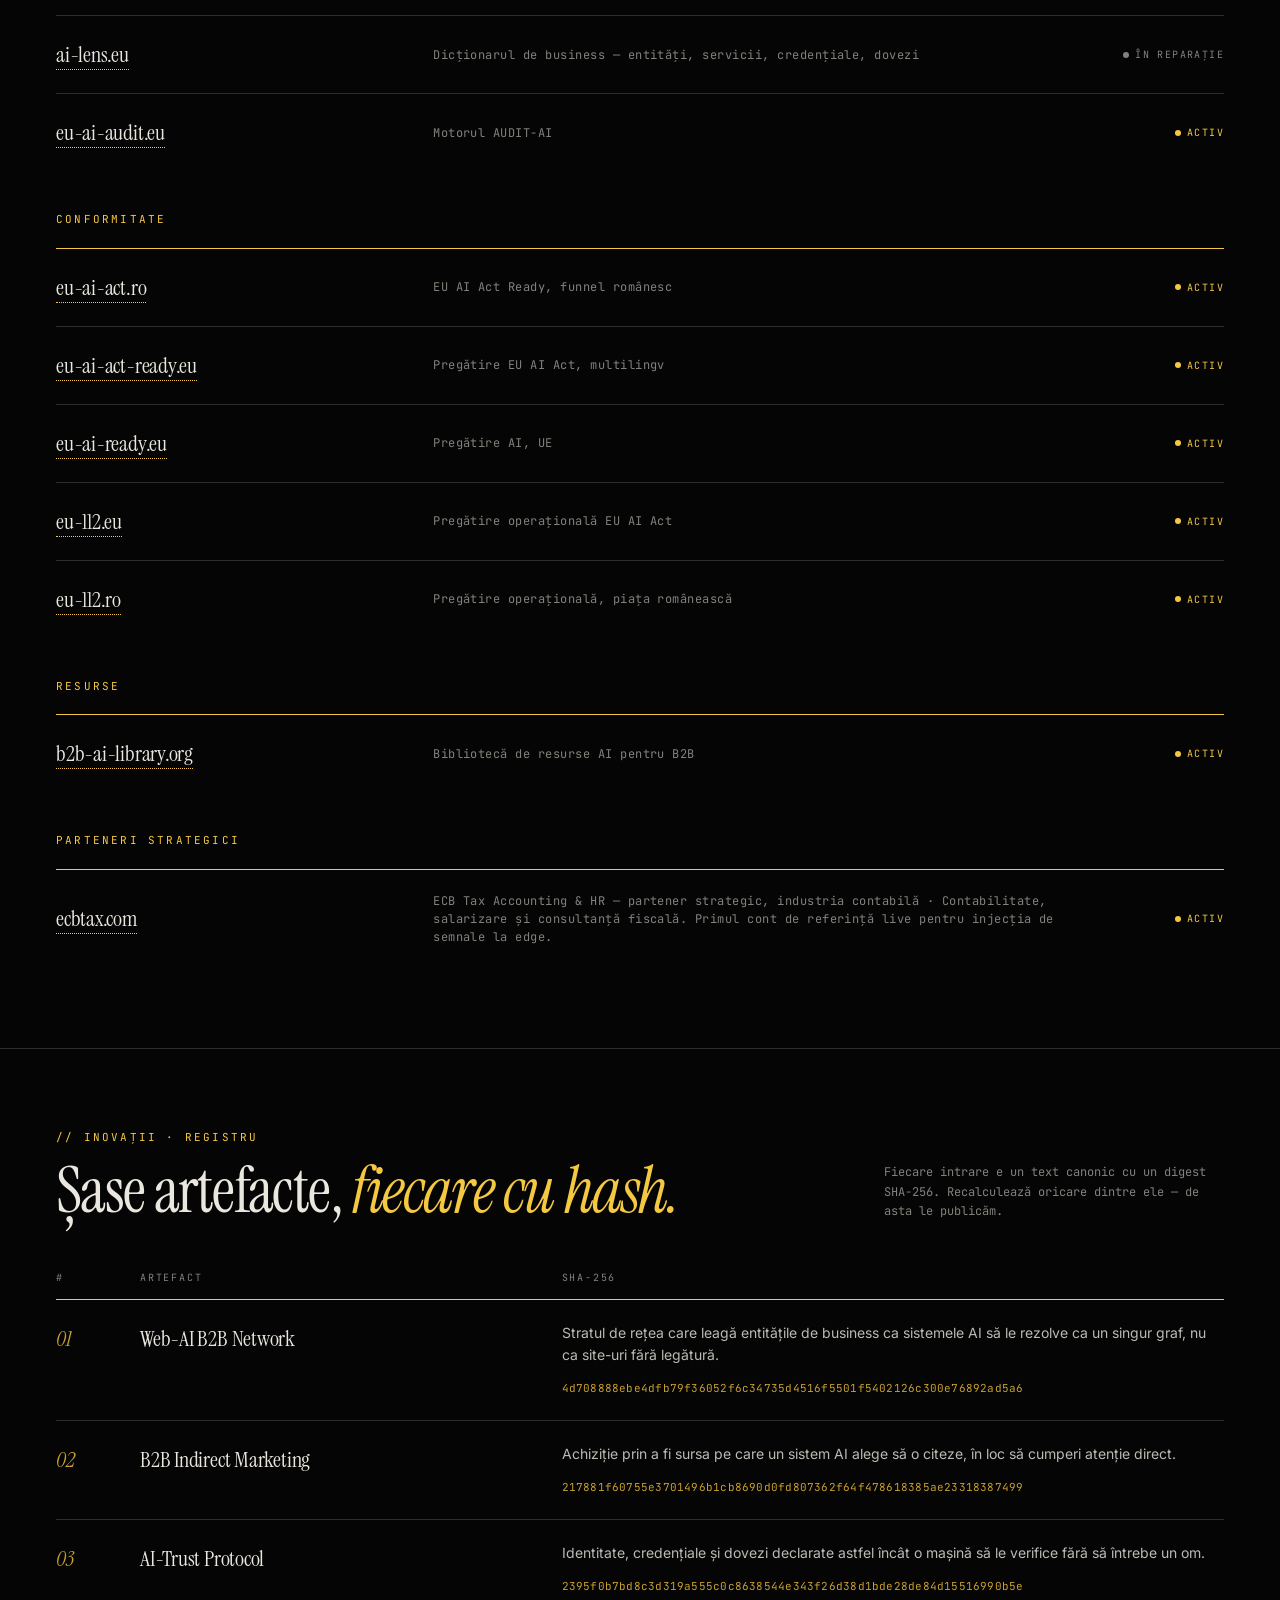
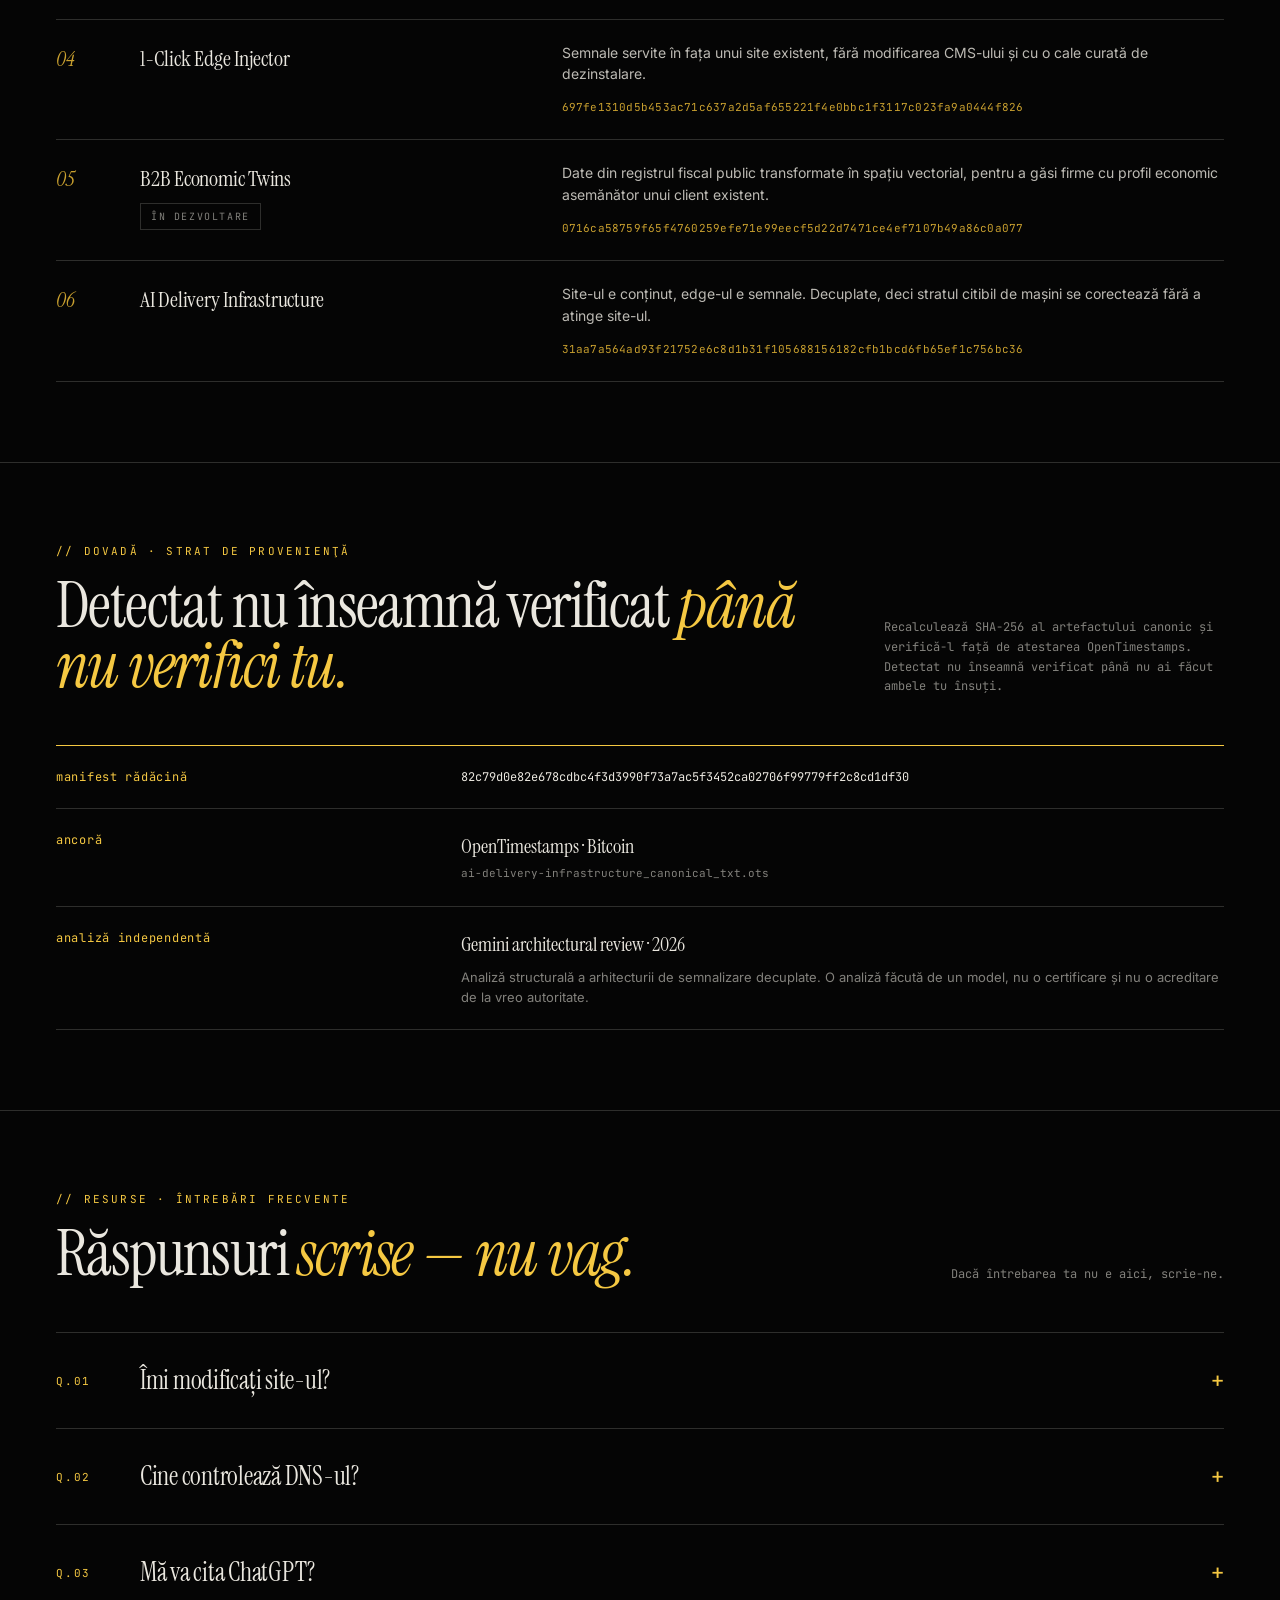
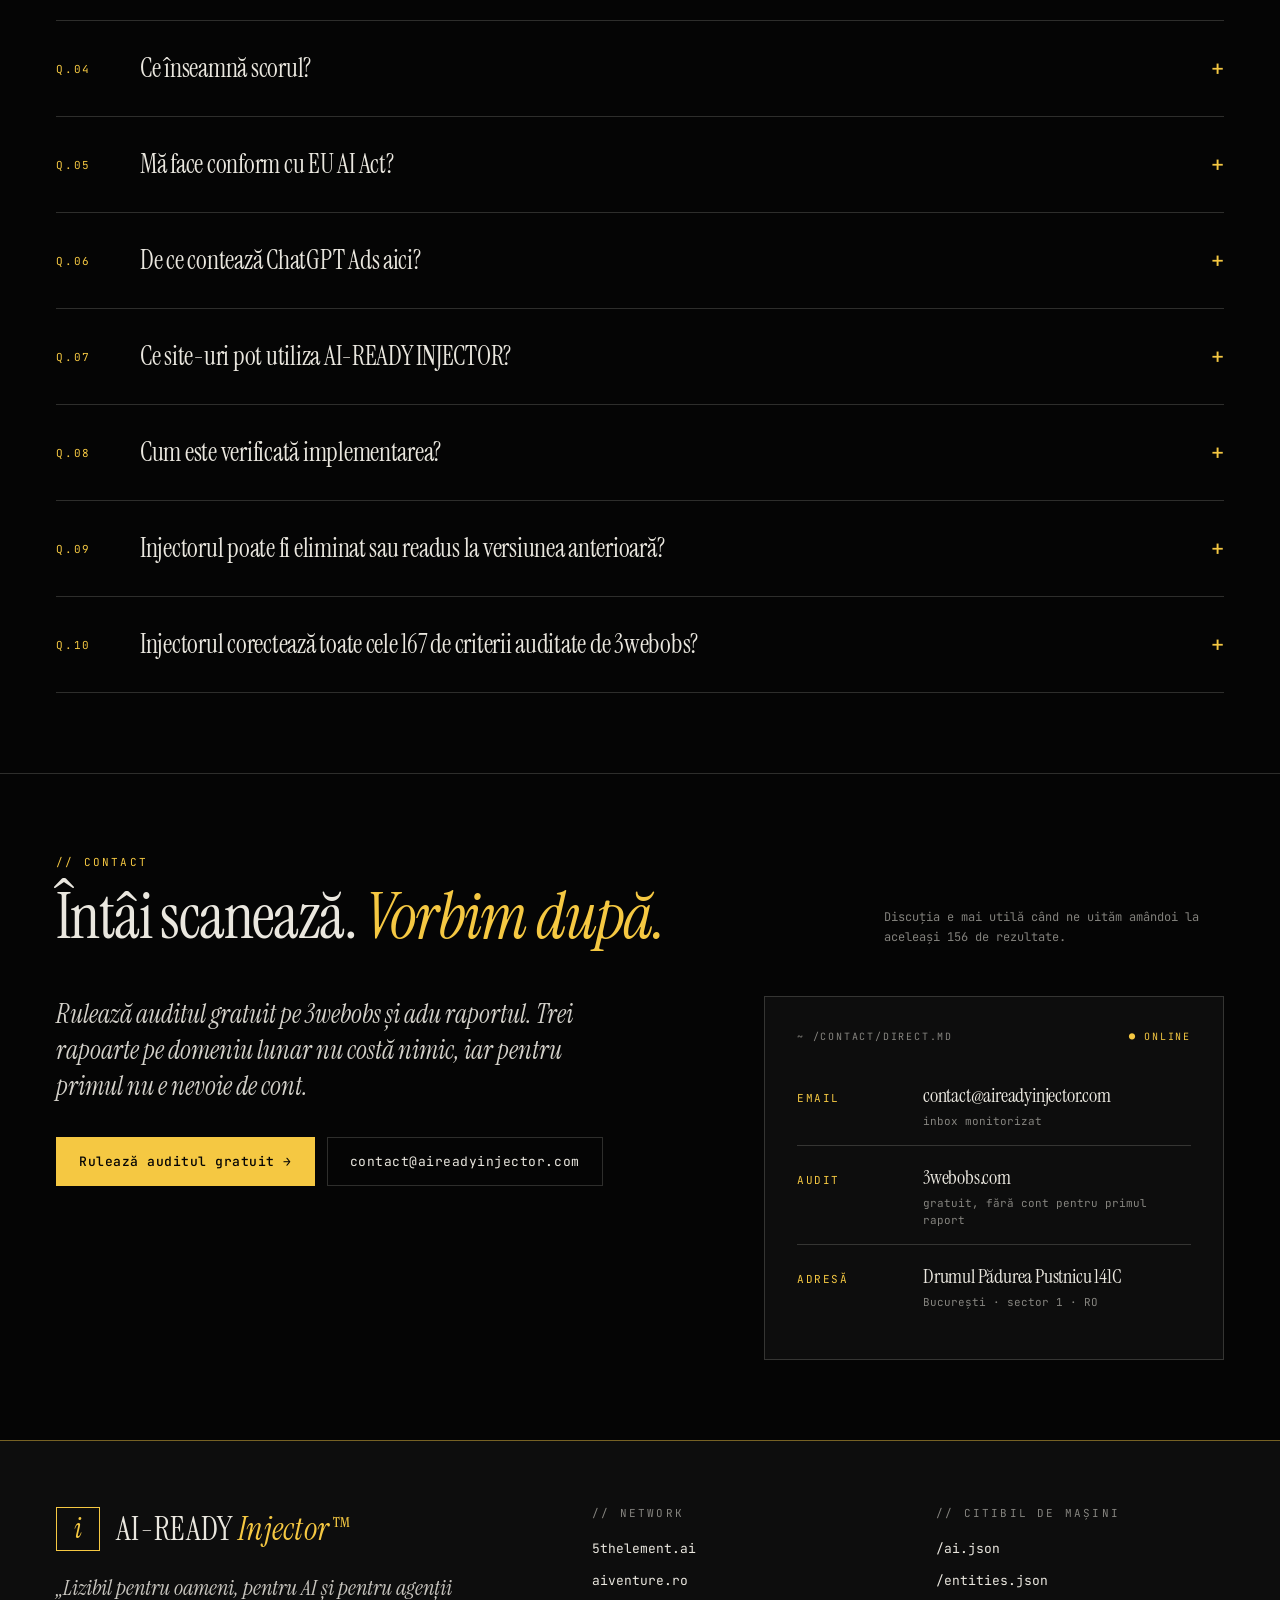
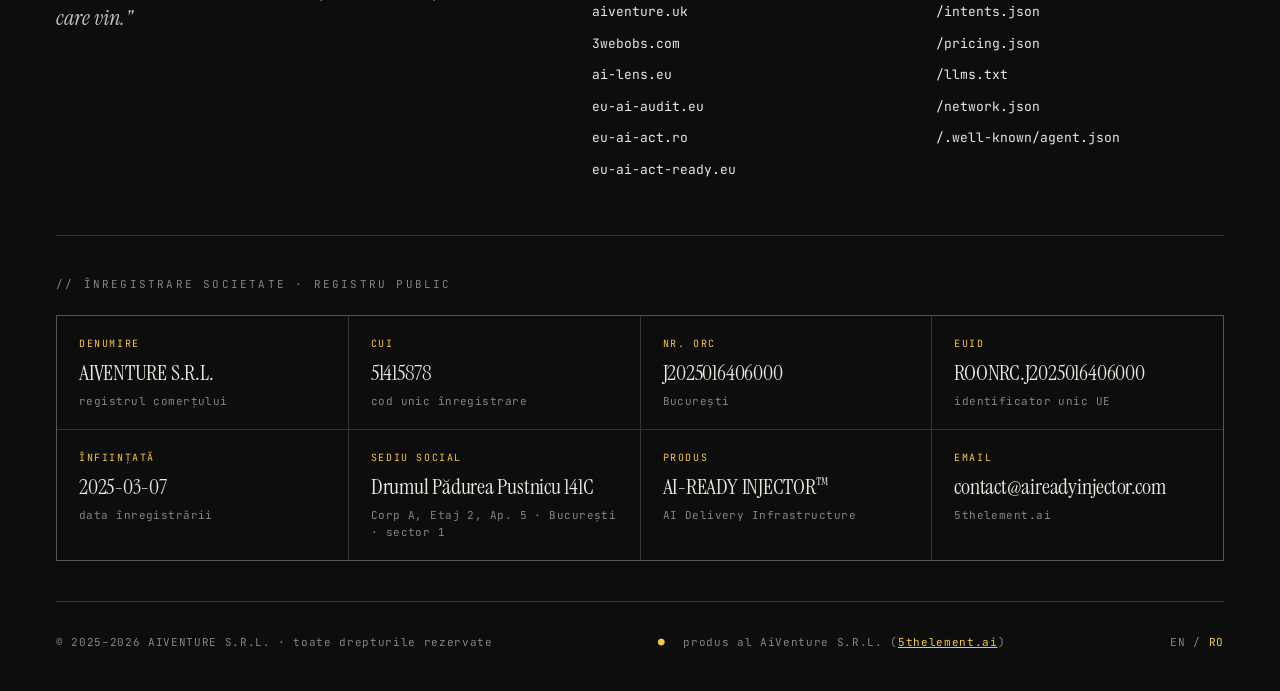
<file: ro/index.html>
<!doctype html>
<html lang="ro">
<head>
<meta charset="utf-8">
<title>AI-READY INJECTOR™ — lizibilitate AI la edge</title>
<meta name="viewport" content="width=device-width, initial-scale=1">
<meta name="description" content="AI-READY INJECTOR adaugă 156 de semnale AI verificabile oricărui site, la edge. Fără modificarea CMS-ului, fără reconstrucție. Auditat de 3webobs, corectat continuu.">
<meta name="author" content="AIVENTURE S.R.L.">
<meta name="publisher" content="AIVENTURE S.R.L.">
<meta name="application-name" content="AI-READY INJECTOR">
<meta name="theme-color" content="#11100e">
<meta name="color-scheme" content="dark">
<link rel="canonical" href="https://aireadyinjector.com/ro/">
<link rel="alternate" hreflang="en" href="https://aireadyinjector.com/">
<link rel="alternate" hreflang="ro" href="https://aireadyinjector.com/ro/">
<link rel="alternate" hreflang="x-default" href="https://aireadyinjector.com/">
<meta name="robots" content="index, follow, max-snippet:-1, max-image-preview:large, max-video-preview:-1">
<meta name="ai-content-type" content="product">
<meta name="generator" content="ADI Engine — AiVenture / 5thelement.ai">
<meta property="og:type" content="website">
<meta property="og:site_name" content="AI-READY INJECTOR">
<meta property="og:locale" content="ro_RO">
<meta property="og:locale:alternate" content="en_US">
<meta property="og:url" content="https://aireadyinjector.com/ro/">
<meta property="og:title" content="AI-READY INJECTOR™ — lizibilitate AI la edge">
<meta property="og:description" content="156 de semnale AI verificabile, injectate la edge. Fără reconstrucție. Auditat de 3webobs, corectat continuu.">
<meta property="og:image" content="https://aireadyinjector.com/assets/og-cover.png">
<meta property="og:image:width" content="1200">
<meta property="og:image:height" content="630">
<meta property="og:image:alt" content="AI-READY INJECTOR — lizibilitate AI la edge">
<meta name="twitter:card" content="summary_large_image">
<meta name="twitter:title" content="AI-READY INJECTOR™ — fără reconstrucție">
<meta name="twitter:description" content="Fă site-ul existent mai ușor de identificat, înțeles și verificat de sistemele AI.">
<meta name="twitter:image" content="https://aireadyinjector.com/assets/og-cover.png">
<meta name="twitter:image:alt" content="AI-READY INJECTOR — lizibilitate AI la edge">
<link rel="icon" href="/assets/favicon.svg" type="image/svg+xml">
<link rel="alternate" type="application/json" href="../ai.json" title="AI Manifest">
<link rel="alternate" type="application/json" href="../intents.json" title="Intent Matrix">
<link rel="author" href="../llms.txt">
<link rel="sitemap" href="../sitemap.xml">

<link rel="preconnect" href="https://fonts.googleapis.com">
<link rel="preconnect" href="https://fonts.gstatic.com" crossorigin>
<link href="https://fonts.googleapis.com/css2?family=Instrument+Serif:ital@0;1&family=JetBrains+Mono:wght@300;400;500&family=Inter:wght@300;400;500;600&family=Playfair+Display:ital,wght@0,400;1,400&display=swap" rel="stylesheet">
<link rel="stylesheet" href="../assets/ledger.css">
<style>
[lang-en]{display:none}
[lang-ro]{display:inline}
[lang-ro].block{display:block}
body:not(.lang-ro) [lang-en]{display:inline}
body:not(.lang-ro) [lang-en].block{display:block}
body:not(.lang-ro) [lang-ro]{display:none}
</style>


<script type="application/ld+json">
{
  "@context": "https://schema.org",
  "@graph": [
    {
      "@type": "Organization",
      "@id": "https://5thelement.ai/#organization",
      "name": "AiVenture S.R.L.",
      "alternateName": [
        "AiVenture",
        "5thelement.ai"
      ],
      "url": "https://5thelement.ai/",
      "description": "AI Delivery Infrastructure. Edge-delivered AI readability for existing websites.",
      "foundingDate": "2025-03-07",
      "taxID": "51415878",
      "identifier": [
        {
          "@type": "PropertyValue",
          "name": "CUI",
          "value": "51415878"
        },
        {
          "@type": "PropertyValue",
          "name": "Numar Registrul Comertului",
          "value": "J2025016406000"
        },
        {
          "@type": "PropertyValue",
          "name": "EUID",
          "value": "ROONRC.J2025016406000"
        },
        {
          "@type": "PropertyValue",
          "propertyID": "CUI",
          "value": "51415878"
        },
        {
          "@type": "PropertyValue",
          "propertyID": "EUID",
          "value": "ROONRC.J2025016406000"
        },
        {
          "@type": "PropertyValue",
          "propertyID": "ONRC",
          "value": "J2025016406000"
        }
      ],
      "address": {
        "@type": "PostalAddress",
        "streetAddress": "Drumul Pădurea Pustnicul nr. 141C, Corp A, Etaj 2, Ap. 5",
        "addressLocality": "București",
        "addressRegion": "Sector 1",
        "postalCode": "014044",
        "addressCountry": "RO"
      },
      "email": "contact@aireadyinjector.com",
      "sameAs": [
        "https://5thelement.ai/",
        "https://aiventure.ro/",
        "https://www.linkedin.com/company/107338970",
        "https://www.linkedin.com/showcase/5thelement-ai/",
        "https://www.crunchbase.com/organization/aiventure-s-r-l",
        "https://www.facebook.com/people/Aiventure/61573220584246/",
        "https://x.com/aipath512",
        "https://www.youtube.com/@AIVenture-q8u",
        "https://medium.com/@aipath512",
        "https://www.reddit.com/user/AiVentureRO/",
        "https://5thelement.ai",
        "https://3webobs.com",
        "https://aiventure.ro"
      ],
      "knowsAbout": [
        "AI discovery infrastructure",
        "edge signal injection",
        "A2A agent readiness",
        "structured data",
        "AI crawler directives"
      ],
      "significantLink": [
        "https://3webobs.com",
        "https://5thelement.ai",
        "https://ecbtax.com"
      ],
      "legalName": "AiVenture S.R.L.",
      "vatID": "RO51415878",
      "founder": {
        "@type": "Person",
        "name": "Dan Ionescu",
        "sameAs": [
          "https://orcid.org/0009-0002-5498-1046",
          "https://ro.linkedin.com/in/dan-ionesco-a856082a0"
        ]
      }
    },
    {
      "@type": "Product",
      "@id": "https://aireadyinjector.com/#product",
      "name": "AI-READY INJECTOR",
      "description": "Adds and maintains machine-readable signals at the edge, in front of an existing website, without changing its CMS.",
      "image": "https://aireadyinjector.com/assets/og-cover.png",
      "brand": {
        "@type": "Brand",
        "name": "AI-READY INJECTOR",
        "url": "https://aireadyinjector.com/"
      },
      "category": "AI Delivery Infrastructure",
      "url": "https://aireadyinjector.com/ro/",
      "offers": {
        "@type": "Offer",
        "url": "https://aireadyinjector.com/ro/#pricing",
        "price": "490.00",
        "priceCurrency": "EUR",
        "availability": "https://schema.org/InStock",
        "itemCondition": "https://schema.org/NewCondition",
        "seller": {
          "@id": "https://5thelement.ai/#organization"
        }
      }
    },
    {
      "@type": "Service",
      "@id": "https://aireadyinjector.com/#service",
      "name": "Implementare și mentenanță AI-READY INJECTOR la edge",
      "serviceType": "Infrastructură de lizibilitate AI livrată la edge",
      "provider": {
        "@id": "https://5thelement.ai/#organization"
      },
      "areaServed": {
        "@type": "Place",
        "name": "Uniunea Europeană"
      },
      "audience": {
        "@type": "BusinessAudience",
        "audienceType": "Organizații care operează site-uri existente"
      },
      "url": "https://aireadyinjector.com/ro/"
    },
    {
      "@type": "WebSite",
      "@id": "https://aireadyinjector.com/#website",
      "url": "https://aireadyinjector.com/",
      "name": "AI-READY INJECTOR",
      "inLanguage": "en",
      "publisher": {
        "@id": "https://5thelement.ai/#organization"
      }
    },
    {
      "@type": "WebPage",
      "@id": "https://aireadyinjector.com/#webpage",
      "url": "https://aireadyinjector.com/",
      "name": "AI-READY INJECTOR - AI readability at the edge",
      "inLanguage": "en",
      "isPartOf": {
        "@id": "https://aireadyinjector.com/#website"
      },
      "about": {
        "@id": "https://aireadyinjector.com/#product"
      }
    },
    {
      "@type": "HowTo",
      "@id": "https://aireadyinjector.com/#loop",
      "name": "How the injection loop works",
      "description": "Four steps that run continuously: detect, plan, inject, verify.",
      "inLanguage": "en",
      "step": [
        {
          "@type": "HowToStep",
          "position": 1,
          "name": "Detect",
          "text": "3webobs audits 156 signals across the three webs, with evidence for each result."
        },
        {
          "@type": "HowToStep",
          "position": 2,
          "name": "Plan",
          "text": "Each failure maps to an action and an automation tier."
        },
        {
          "@type": "HowToStep",
          "position": 3,
          "name": "Inject",
          "text": "Signals are served at the edge in front of the site. The CMS is untouched."
        },
        {
          "@type": "HowToStep",
          "position": 4,
          "name": "Verify",
          "text": "3webobs re-audits. Before and after, dated, with evidence and a rollback path."
        }
      ]
    },
    {
      "@type": "FAQPage",
      "@id": "https://aireadyinjector.com/#faq",
      "inLanguage": "en",
      "isPartOf": {
        "@id": "https://aireadyinjector.com/#website"
      },
      "mainEntity": [
        {
          "@type": "Question",
          "name": "Do you modify my website?",
          "acceptedAnswer": {
            "@type": "Answer",
            "text": "No. The injector runs at the edge, in front of the site. The CMS, theme and database are untouched. Remove the worker and the site returns to exactly what it was."
          }
        },
        {
          "@type": "Question",
          "name": "Who controls the DNS?",
          "acceptedAnswer": {
            "@type": "Answer",
            "text": "The customer does. The worker is deployed on the customer's own Cloudflare account under an intervention agreement, and access can be revoked at any time."
          }
        },
        {
          "@type": "Question",
          "name": "Will this get me cited by ChatGPT?",
          "acceptedAnswer": {
            "@type": "Answer",
            "text": "It removes the reasons not to. AI systems pick the source that costs least to interpret and carries the most verifiable identity. Selection still belongs to them, and no one can guarantee it."
          }
        },
        {
          "@type": "Question",
          "name": "What does the score mean?",
          "acceptedAnswer": {
            "@type": "Answer",
            "text": "It is a technical health indicator. What matters commercially is non-branded appearances, AI citations with a link, qualified leads, conversions, agent requests, and time to fix."
          }
        },
        {
          "@type": "Question",
          "name": "Does this make me EU AI Act compliant?",
          "acceptedAnswer": {
            "@type": "Answer",
            "text": "No. It supports readiness through traceability, transparency artefacts and a transaction log. Compliance is a legal assessment made by a qualified professional."
          }
        },
        {
          "@type": "Question",
          "name": "Why does ChatGPT Ads matter here?",
          "acceptedAnswer": {
            "@type": "Answer",
            "text": "Paid visibility and organic AI selection are separate. An advertisement can create exposure, while clear identity, service and evidence signals help AI systems interpret the destination website. Neither guarantees citation or recommendation."
          }
        },
        {
          "@type": "Question",
          "name": "Which websites can use AI-READY INJECTOR?",
          "acceptedAnswer": {
            "@type": "Answer",
            "text": "Any public website whose traffic can pass through a supported edge layer can be assessed. Deployment still depends on DNS control, the current hosting architecture and explicit tenant authorization."
          }
        },
        {
          "@type": "Question",
          "name": "How is an implementation verified?",
          "acceptedAnswer": {
            "@type": "Answer",
            "text": "3webobs performs an independent re-audit after deployment. The result records what was detected, what changed and which signals remain outside the injector's control."
          }
        },
        {
          "@type": "Question",
          "name": "Can the injector be removed or rolled back?",
          "acceptedAnswer": {
            "@type": "Answer",
            "text": "Yes. The customer retains control of the DNS and Cloudflare account. Removing or rolling back the edge worker returns delivery to the previous configuration."
          }
        },
        {
          "@type": "Question",
          "name": "Does the injector correct all 167 criteria audited by 3webobs?",
          "acceptedAnswer": {
            "@type": "Answer",
            "text": "No. 3webobs audits 167 observable criteria. The injector maintains a 156-signal technical registry; third-party authority, reviews, backlinks, rankings and AI recommendations are monitored but cannot be injected."
          }
        }
      ]
    }
  ]
}
</script>
</head>
<body class="lang-ro">

<!-- STATUS BAR -->
<div class="status-bar" style="border-bottom:1px solid var(--dimmer); padding:10px 56px; font-family:var(--mono); font-size:11px; color:var(--dim); display:flex; justify-content:space-between; letter-spacing:0.02em; background:var(--ink);">
  <span><span class="blink" style="color:var(--gold);">●</span>&nbsp; <span lang-en>edge live · AI-READY INJECTOR</span><span lang-ro>edge activ · AI-READY INJECTOR</span></span>
  <span><span lang-en>Signals re-audited hourly by 3webobs</span><span lang-ro>Semnale reauditate orar de 3webobs</span></span>
  <span class="lang-switch" style="cursor:pointer;" role="button" tabindex="0">
    <span class="l-en" style="color:var(--gold);">EN</span>
    <span style="color:var(--dim);"> / </span>
    <span class="l-ro">RO</span>
  </span>
</div>

<div class="l-page">

  <!-- NAV -->
  <nav class="main-nav" style="display:flex; justify-content:space-between; align-items:center; padding:24px 56px; border-bottom:1px solid var(--dimmer); background:var(--ink); position:sticky; top:0; z-index:50; backdrop-filter:blur(8px);">
    <a href="#top" style="display:flex; align-items:center; gap:14px; text-decoration:none; color:inherit;">
      <div style="width:38px; height:38px; border:1.5px solid var(--gold); display:grid; place-items:center; font-family:var(--serif); font-size:24px; color:var(--gold); font-style:italic; line-height:1;">i</div>
      <div style="display:flex; flex-direction:column; line-height:1.1;">
        <span style="font-family:var(--serif); font-size:21px; letter-spacing:0.01em;">AI-READY Injector</span>
        <span style="font-family:var(--mono); font-size:10px; color:var(--dim); text-transform:uppercase; letter-spacing:0.14em;">aiventure · 5thelement.ai</span>
      </div>
    </a>

    <div class="nav-links" style="display:flex; gap:32px; font-family:var(--mono); font-size:12px;">
      <a href="#injector" style="color:var(--text); text-decoration:none;">injector<span style="color:var(--dim);">.ts</span></a>
      <a href="#process" style="color:var(--text); text-decoration:none;">proces<span style="color:var(--dim);">.ts</span></a>
      <a href="#signals" style="color:var(--text); text-decoration:none;">signals<span style="color:var(--dim);">.json</span></a>
      <a href="#pricing" style="color:var(--text); text-decoration:none;">pricing<span style="color:var(--dim);">.md</span></a>
      <a href="#network" style="color:var(--text); text-decoration:none;">network<span style="color:var(--dim);">.json</span></a>
      <a href="#trust" style="color:var(--text); text-decoration:none;">trust<span style="color:var(--dim);">.proof</span></a>
      <a href="#contact" style="color:var(--text); text-decoration:none;">contact<span style="color:var(--dim);">.ts</span></a>
    </div>

    <a href="https://3webobs.com" class="btn btn-primary"><span lang-en>Scan your site</span><span lang-ro>Scanează-ți site-ul</span></a>
  </nav>

  <!-- HERO -->
  <section id="top" class="hero-grid" style="padding:64px 56px 72px; display:grid; grid-template-columns:7fr 5fr; gap:64px;">
    <div>
      <div style="font-family:var(--mono); font-size:11px; color:var(--dim); text-transform:uppercase; letter-spacing:0.18em; margin-bottom:32px; display:flex; gap:24px; flex-wrap:wrap;">
        <span style="color:var(--gold);">● <span lang-en>chatgpt ads · europe · 24 aug 2026</span><span lang-ro>chatgpt ads · europa · 24 aug 2026</span></span>
        <span lang-en>156 signals · L0–L5 agent readiness</span><span lang-ro>156 semnale · pregătire agent L0–L5</span>
        <span>București · România · EU</span>
      </div>

      <h1 style="font-family:var(--serif); font-weight:400; margin:0; line-height:0.88; letter-spacing:-0.03em;">
        <span class="h1-line" style="font-size:92px; display:block;"><span lang-en>Ads show you.</span><span lang-ro>Reclama te arată.</span></span>
        <span class="h1-line" style="font-size:92px; display:block; font-style:italic; color:var(--gold);"><span lang-en>Signals make you readable.</span><span lang-ro>Semnalele te fac lizibil.</span></span>
      </h1>

      <p style="font-size:22px; line-height:1.4; margin:32px 0 0; max-width:580px; color:var(--text); font-weight:300;">
        <span lang-en>
          Your site was built for human eyes. AI systems read it too, and most of what they
          need is missing. The injector adds it <span style="color:var(--gold);">at the edge</span> —
          no rebuild, no CMS change, nothing for your developer to do.
        </span>
        <span lang-ro>
          Site-ul tău a fost construit pentru ochi umani. Sistemele AI îl citesc și ele, iar cea
          mai mare parte din ce le trebuie lipsește. Injectorul o adaugă <span style="color:var(--gold);">la edge</span> —
          fără reconstrucție, fără atingerea CMS-ului, fără muncă pentru dezvoltator.
        </span>
      </p>

      <!-- State panel -->
      <div style="margin-top:48px; border:1px solid var(--dimmer); background:var(--ink-panel);">
        <div style="padding:12px 20px; border-bottom:1px solid var(--dimmer); display:flex; justify-content:space-between; font-family:var(--mono); font-size:11px; color:var(--dim); text-transform:uppercase; letter-spacing:0.14em;">
          <span>~ /site/current-state.md</span>
          <span>● <span lang-en>4 indicators</span><span lang-ro>4 indicatori</span></span>
        </div>
        <div class="balance-grid" style="display:grid; grid-template-columns:repeat(4,1fr);">
          <div style="padding:24px 20px 22px; border-right:1px solid var(--dimmer);">
            <div style="font-family:var(--serif); font-size:56px; color:var(--gold); line-height:1; letter-spacing:-0.02em;">156</div>
            <div style="font-family:var(--mono); font-size:11px; color:var(--text); margin-top:10px; text-transform:uppercase; letter-spacing:0.12em;"><span lang-en>signals</span><span lang-ro>semnale</span></div>
            <div style="font-family:var(--mono); font-size:10px; color:var(--dim); margin-top:4px;"><span lang-en>each with a test and a source</span><span lang-ro>fiecare cu test și sursă</span></div>
          </div>
          <div style="padding:24px 20px 22px; border-right:1px solid var(--dimmer);">
            <div style="font-family:var(--serif); font-size:56px; color:var(--gold); line-height:1; letter-spacing:-0.02em;">0</div>
            <div style="font-family:var(--mono); font-size:11px; color:var(--text); margin-top:10px; text-transform:uppercase; letter-spacing:0.12em;">CMS</div>
            <div style="font-family:var(--mono); font-size:10px; color:var(--dim); margin-top:4px;"><span lang-en>changes required</span><span lang-ro>modificări necesare</span></div>
          </div>
          <div style="padding:24px 20px 22px; border-right:1px solid var(--dimmer);">
            <div style="font-family:var(--serif); font-size:56px; color:var(--gold); line-height:1; letter-spacing:-0.02em;">24/7</div>
            <div style="font-family:var(--mono); font-size:11px; color:var(--text); margin-top:10px; text-transform:uppercase; letter-spacing:0.12em;"><span lang-en>re-audit</span><span lang-ro>reauditare</span></div>
            <div style="font-family:var(--mono); font-size:10px; color:var(--dim); margin-top:4px;"><span lang-en>with before and after on record</span><span lang-ro>cu înainte/după la dosar</span></div>
          </div>
          <div style="padding:24px 20px 22px;">
            <div style="font-family:var(--serif); font-size:56px; color:var(--gold); line-height:1; letter-spacing:-0.02em;">L0–L5</div>
            <div style="font-family:var(--mono); font-size:11px; color:var(--text); margin-top:10px; text-transform:uppercase; letter-spacing:0.12em;">ADI</div>
            <div style="font-family:var(--mono); font-size:10px; color:var(--dim); margin-top:4px;"><span lang-en>agent readiness levels</span><span lang-ro>niveluri pregătire agent</span></div>
          </div>
        </div>
      </div>

      <div style="display:flex; gap:12px; margin-top:32px; align-items:center; flex-wrap:wrap;">
        <a href="https://3webobs.com" class="btn btn-primary"><span lang-en>Start with the free audit</span><span lang-ro>Începe cu auditul gratuit</span> →</a>
        <a href="#process" class="btn"><span lang-en>see how it works</span><span lang-ro>vezi cum funcționează</span></a>
        <span style="font-family:var(--mono); font-size:11px; color:var(--dim); margin-left:8px; letter-spacing:0.06em;"><span lang-en>3 free reports per domain each month</span><span lang-ro>3 rapoarte gratuite pe domeniu, lunar</span></span>
      </div>
    </div>

    <!-- Right: pair card -->
    <aside>
      <div style="border:1px solid var(--dimmer); background:var(--ink-panel); padding:28px;">
        <div style="font-family:var(--mono); font-size:10px; color:var(--dim); text-transform:uppercase; letter-spacing:0.18em; margin-bottom:22px; display:flex; justify-content:space-between;">
          <span><span lang-en>observer · executor</span><span lang-ro>observator · executor</span></span>
          <span style="color:var(--gold);">a2a ✓</span>
        </div>

        <div style="border:1px solid var(--dimmer); padding:22px; margin-bottom:16px;">
          <div style="font-family:var(--mono); font-size:11px; color:var(--gold); letter-spacing:0.14em; margin-bottom:8px;">3webobs.com</div>
          <div style="font-family:var(--serif); font-size:26px; line-height:1.1; letter-spacing:-0.01em;"><span lang-en>Observes and audits.</span><span lang-ro>Observă și auditează.</span></div>
          <p style="font-size:13px; line-height:1.55; color:var(--dim); margin:12px 0 0;"><span lang-en>Never fixes what it measures.</span><span lang-ro>Nu repară niciodată ce măsoară.</span></p>
        </div>

        <div style="text-align:center; font-family:var(--mono); font-size:16px; color:var(--gold); padding:4px 0 12px;">↓</div>

        <div style="border:1px solid var(--rule-strong); padding:22px;">
          <div style="font-family:var(--mono); font-size:11px; color:var(--gold); letter-spacing:0.14em; margin-bottom:8px;">aireadyinjector.com</div>
          <div style="font-family:var(--serif); font-size:26px; line-height:1.1; letter-spacing:-0.01em;"><span lang-en>Executes at the edge.</span><span lang-ro>Execută la edge.</span></div>
          <p style="font-size:13px; line-height:1.55; color:var(--dim); margin:12px 0 0;"><span lang-en>Never grades its own work.</span><span lang-ro>Nu-și notează niciodată propria muncă.</span></p>
        </div>

        <p style="font-family:var(--serif); font-style:italic; font-size:19px; line-height:1.45; color:var(--text); margin:24px 0 0; padding-left:16px; border-left:2px solid var(--gold);">
          <span lang-en>"An audit is a photograph. Your site changes, your prices change, and the systems reading you change too."</span>
          <span lang-ro>„Un audit e o fotografie. Site-ul se schimbă, prețurile se schimbă, și se schimbă și sistemele care te citesc."</span>
        </p>
      </div>
    </aside>
  </section>

  <!-- INJECTOR -->
  <section id="injector" class="section">
    <div class="section-head">
      <div>
        <div class="eyebrow">// <span lang-en>injector · what it is</span><span lang-ro>injector · ce este</span></div>
        <h2>
          <span lang-en class="block">You are not buying an audit.<br><em>You are buying upkeep.</em></span>
          <span lang-ro class="block">Nu cumperi un audit.<br><em>Cumperi întreținere.</em></span>
        </h2>
      </div>
      <div class="meta">
        <span lang-en>Three webs read your business, and they read it differently. Only the first one was ever designed for.</span>
        <span lang-ro>Trei web-uri îți citesc afacerea, și o citesc diferit. Doar pentru primul a fost proiectat vreodată.</span>
      </div>
    </div>

    <div class="trust-grid" style="display:grid; grid-template-columns:1fr 1fr; gap:64px;">
      <div>
        <div class="eyebrow" style="margin-bottom:24px;"><span lang-en>what the injector writes</span><span lang-ro>ce scrie injectorul</span></div>
        <div style="display:grid; grid-template-columns:36px 1fr; gap:18px; padding:22px 0; border-top:1px solid var(--dimmer); align-items:center;" class="ledger-row">
          <span style="font-size:22px; color:var(--gold);">◈</span>
          <div>
            <div style="font-family:var(--serif); font-size:20px; letter-spacing:-0.01em;"><span lang-en>Entity identity and services</span><span lang-ro>Identitatea entității și serviciile</span></div>
            <div style="font-family:var(--mono); font-size:11px; color:var(--dim); margin-top:4px;">entities.json · ai.json · JSON-LD</div>
          </div>
        </div>
        <div style="display:grid; grid-template-columns:36px 1fr; gap:18px; padding:22px 0; border-top:1px solid var(--dimmer); align-items:center;" class="ledger-row">
          <span style="font-size:22px; color:var(--gold);">◆</span>
          <div>
            <div style="font-family:var(--serif); font-size:20px; letter-spacing:-0.01em;"><span lang-en>Intents and routes</span><span lang-ro>Intenții și rute</span></div>
            <div style="font-family:var(--mono); font-size:11px; color:var(--dim); margin-top:4px;">intents.json · llms.txt</div>
          </div>
        </div>
        <div style="display:grid; grid-template-columns:36px 1fr; gap:18px; padding:22px 0; border-top:1px solid var(--dimmer); align-items:center;" class="ledger-row">
          <span style="font-size:22px; color:var(--gold);">◉</span>
          <div>
            <div style="font-family:var(--serif); font-size:20px; letter-spacing:-0.01em;"><span lang-en>Crawler directives and proof</span><span lang-ro>Directive pentru crawlere și dovadă</span></div>
            <div style="font-family:var(--mono); font-size:11px; color:var(--dim); margin-top:4px;">robots.txt · SHA-256 · OpenTimestamps</div>
          </div>
        </div>
        <div style="display:grid; grid-template-columns:36px 1fr; gap:18px; padding:22px 0; border-top:1px solid var(--dimmer); border-bottom:1px solid var(--dimmer); align-items:center;" class="ledger-row">
          <span style="font-size:22px; color:var(--gold);">◇</span>
          <div>
            <div style="font-family:var(--serif); font-size:20px; letter-spacing:-0.01em;"><span lang-en>The agent card</span><span lang-ro>Cardul de agent</span></div>
            <div style="font-family:var(--mono); font-size:11px; color:var(--dim); margin-top:4px;">/.well-known/agent.json</div>
          </div>
        </div>
      </div>

      <div>
        <div class="eyebrow" style="margin-bottom:24px;"><span lang-en>what it will not do</span><span lang-ro>ce nu face</span></div>
        <p style="font-family:var(--serif); font-style:italic; font-size:22px; line-height:1.4; color:var(--text); opacity:0.88; margin:0; max-width:460px;">
          <span lang-en>It does not touch your reviews, your backlinks, what third parties write about you, or where you rank. Those are <span style="color:var(--gold);">watched and reported, never claimed as fixed</span>.</span>
          <span lang-ro>Nu îți atinge recenziile, backlinkurile, ce scriu terții despre tine sau pozițiile în clasamente. Acelea sunt <span style="color:var(--gold);">urmărite și raportate, niciodată declarate reparate</span>.</span>
        </p>
        <p style="font-family:var(--serif); font-style:italic; font-size:22px; line-height:1.4; color:var(--text); opacity:0.88; margin:24px 0 0; max-width:460px;">
          <span lang-en>It does not certify you for anything. Readiness is not compliance, and we never write otherwise.</span>
          <span lang-ro>Nu te certifică pentru nimic. Pregătirea nu e conformitate, și nu scriem niciodată altfel.</span>
        </p>
        <div style="margin-top:32px; padding:18px; background:rgba(245,200,66,0.05); border:1px solid var(--rule); font-family:var(--mono); font-size:11px; color:var(--text); line-height:1.6; letter-spacing:0.02em;">
          <span style="color:var(--gold);">// </span>
          <span lang-en>The guarantee covers what is controllable: signals live, endpoints valid, crawler access granted, identity consistent. Selection by any AI system is never guaranteed.</span>
          <span lang-ro>Garanția acoperă ce e controlabil: semnale live, endpoint-uri valide, acces pentru crawlere, identitate consistentă. Selecția de către un sistem AI nu e garantată niciodată.</span>
        </div>
      </div>
    </div>
  </section>

  <!-- PROCESS -->
  <section id="process" class="section">
    <div class="section-head">
      <div>
        <div class="eyebrow">// <span lang-en>process · the loop</span><span lang-ro>proces · bucla</span></div>
        <h2>
          <span lang-en class="block">Four steps, <em>that never stop running.</em></span>
          <span lang-ro class="block">Patru pași, <em>care nu se opresc niciodată.</em></span>
        </h2>
      </div>
      <div class="meta">
        <span lang-en>Detection and execution are deliberately separate systems. That is what makes the history trustworthy.</span>
        <span lang-ro>Detecția și execuția sunt sisteme separate deliberat. Asta face istoricul demn de încredere.</span>
      </div>
    </div>

    <div class="process-grid" style="display:grid; grid-template-columns:repeat(4,1fr); gap:1px; background:var(--dimmer); border:1px solid var(--dimmer);">

      <div style="background:var(--ink); padding:32px 28px; display:flex; flex-direction:column; gap:18px; min-height:280px;">
        <div style="display:flex; justify-content:space-between; align-items:baseline;">
          <span style="font-family:var(--mono); font-size:11px; color:var(--gold); letter-spacing:0.14em;">step / 01</span>
          <span style="font-family:var(--mono); font-size:10px; color:var(--dim); text-transform:uppercase; letter-spacing:0.16em;">3webobs</span>
        </div>
        <div>
          <div style="font-family:var(--mono); font-size:12px; color:var(--gold-deep); margin-bottom:6px;">detect()</div>
          <h3 style="font-family:var(--serif); font-weight:400; font-size:28px; line-height:1.05; margin:0; letter-spacing:-0.015em; color:var(--text);"><span lang-en>The audit</span><span lang-ro>Auditul</span></h3>
        </div>
        <p style="font-size:14px; line-height:1.55; color:var(--text); opacity:0.78; margin:0; flex:1;">
          <span lang-en>156 signals across the three webs, with evidence for every result.</span>
          <span lang-ro>156 de semnale pe cele trei web-uri, cu dovadă pentru fiecare rezultat.</span>
        </p>
        <div style="padding-top:16px; border-top:1px solid var(--dimmer); font-family:var(--mono); font-size:11px; color:var(--dim); text-transform:uppercase; letter-spacing:0.14em; display:flex; justify-content:space-between;">
          <span><span lang-en>output</span><span lang-ro>livrabil</span></span>
          <span style="color:var(--gold);">audit.json</span>
        </div>
      </div>

      <div style="background:var(--ink); padding:32px 28px; display:flex; flex-direction:column; gap:18px; min-height:280px;">
        <div style="display:flex; justify-content:space-between; align-items:baseline;">
          <span style="font-family:var(--mono); font-size:11px; color:var(--gold); letter-spacing:0.14em;">step / 02</span>
          <span style="font-family:var(--mono); font-size:10px; color:var(--dim); text-transform:uppercase; letter-spacing:0.16em;"><span lang-en>automatic</span><span lang-ro>automat</span></span>
        </div>
        <div>
          <div style="font-family:var(--mono); font-size:12px; color:var(--gold-deep); margin-bottom:6px;">plan()</div>
          <h3 style="font-family:var(--serif); font-weight:400; font-size:28px; line-height:1.05; margin:0; letter-spacing:-0.015em; color:var(--text);"><span lang-en>Gaps become a plan</span><span lang-ro>Lipsurile devin plan</span></h3>
        </div>
        <p style="font-size:14px; line-height:1.55; color:var(--text); opacity:0.78; margin:0; flex:1;">
          <span lang-en>Each failure maps to an action and to one of the three automation tiers.</span>
          <span lang-ro>Fiecare eșec se leagă de o acțiune și de unul din cele trei niveluri de automatizare.</span>
        </p>
        <div style="padding-top:16px; border-top:1px solid var(--dimmer); font-family:var(--mono); font-size:11px; color:var(--dim); text-transform:uppercase; letter-spacing:0.14em; display:flex; justify-content:space-between;">
          <span><span lang-en>output</span><span lang-ro>livrabil</span></span>
          <span style="color:var(--gold);">plan + <span lang-en>approvals</span><span lang-ro>aprobări</span></span>
        </div>
      </div>

      <div style="background:var(--ink); padding:32px 28px; display:flex; flex-direction:column; gap:18px; min-height:280px;">
        <div style="display:flex; justify-content:space-between; align-items:baseline;">
          <span style="font-family:var(--mono); font-size:11px; color:var(--gold); letter-spacing:0.14em;">step / 03</span>
          <span style="font-family:var(--mono); font-size:10px; color:var(--dim); text-transform:uppercase; letter-spacing:0.16em;">edge</span>
        </div>
        <div>
          <div style="font-family:var(--mono); font-size:12px; color:var(--gold-deep); margin-bottom:6px;">inject()</div>
          <h3 style="font-family:var(--serif); font-weight:400; font-size:28px; line-height:1.05; margin:0; letter-spacing:-0.015em; color:var(--text);"><span lang-en>The edge executes</span><span lang-ro>Edge-ul execută</span></h3>
        </div>
        <p style="font-size:14px; line-height:1.55; color:var(--text); opacity:0.78; margin:0; flex:1;">
          <span lang-en>Signals are served in front of your site, on your own DNS. The CMS is untouched.</span>
          <span lang-ro>Semnalele sunt servite în fața site-ului, pe DNS-ul tău. CMS-ul rămâne neatins.</span>
        </p>
        <div style="padding-top:16px; border-top:1px solid var(--dimmer); font-family:var(--mono); font-size:11px; color:var(--dim); text-transform:uppercase; letter-spacing:0.14em; display:flex; justify-content:space-between;">
          <span><span lang-en>output</span><span lang-ro>livrabil</span></span>
          <span style="color:var(--gold);"><span lang-en>live signals</span><span lang-ro>semnale live</span></span>
        </div>
      </div>

      <div style="background:var(--ink); padding:32px 28px; display:flex; flex-direction:column; gap:18px; min-height:280px;">
        <div style="display:flex; justify-content:space-between; align-items:baseline;">
          <span style="font-family:var(--mono); font-size:11px; color:var(--gold); letter-spacing:0.14em;">step / 04</span>
          <span style="font-family:var(--mono); font-size:10px; color:var(--dim); text-transform:uppercase; letter-spacing:0.16em;"><span lang-en>recurring</span><span lang-ro>recurent</span></span>
        </div>
        <div>
          <div style="font-family:var(--mono); font-size:12px; color:var(--gold-deep); margin-bottom:6px;">verify()</div>
          <h3 style="font-family:var(--serif); font-weight:400; font-size:28px; line-height:1.05; margin:0; letter-spacing:-0.015em; color:var(--text);"><span lang-en>3webobs re-audits</span><span lang-ro>3webobs reauditează</span></h3>
        </div>
        <p style="font-size:14px; line-height:1.55; color:var(--text); opacity:0.78; margin:0; flex:1;">
          <span lang-en>Before and after, dated, with evidence and a rollback path for every change.</span>
          <span lang-ro>Înainte și după, cu dată, dovadă și cale de rollback pentru fiecare schimbare.</span>
        </p>
        <div style="padding-top:16px; border-top:1px solid var(--dimmer); font-family:var(--mono); font-size:11px; color:var(--dim); text-transform:uppercase; letter-spacing:0.14em; display:flex; justify-content:space-between;">
          <span><span lang-en>output</span><span lang-ro>livrabil</span></span>
          <span style="color:var(--gold);"><span lang-en>history</span><span lang-ro>istoric</span></span>
        </div>
      </div>

    </div>

    <div style="margin-top:24px; font-family:var(--mono); font-size:12px; color:var(--dim); letter-spacing:0.04em;">
      <span style="color:var(--gold);">↻</span>
      <span lang-en>A site change or a crawler change starts the cycle again, automatically.</span>
      <span lang-ro>O schimbare a site-ului sau a crawlerelor pornește ciclul din nou, automat.</span>
    </div>

    <!-- Automation tiers -->
    <div style="margin-top:64px;">
      <div class="eyebrow" style="margin-bottom:24px;"><span lang-en>automation tiers · what is autonomous and what is not</span><span lang-ro>niveluri de automatizare · ce e autonom și ce nu</span></div>

      <div style="display:grid; grid-template-columns:130px 1fr; gap:24px; padding:24px 0; border-top:1px solid var(--gold); align-items:start;" class="ledger-row">
        <span class="tier">auto</span>
        <div style="font-family:var(--serif); font-size:20px; line-height:1.4;">
          <span lang-en>Metadata, JSON-LD, internal links, AI files, endpoints, technical errors.</span>
          <span lang-ro>Metadate, JSON-LD, linkuri interne, fișiere AI, endpoint-uri, erori tehnice.</span>
        </div>
      </div>

      <div style="display:grid; grid-template-columns:130px 1fr; gap:24px; padding:24px 0; border-top:1px solid var(--dimmer); align-items:start;" class="ledger-row">
        <span class="tier">approval</span>
        <div style="font-family:var(--serif); font-size:20px; line-height:1.4;">
          <span lang-en>Commercial copy, prices, claims, policies, anything published outside your domain. Queued for you, never sent without a yes.</span>
          <span lang-ro>Texte comerciale, prețuri, afirmații, politici, orice publicare în afara domeniului tău. Intră în coadă, nu pleacă niciodată fără un da.</span>
        </div>
      </div>

      <div style="display:grid; grid-template-columns:130px 1fr; gap:24px; padding:24px 0; border-top:1px solid var(--dimmer); border-bottom:1px solid var(--dimmer); align-items:start;" class="ledger-row">
        <span class="tier watch">watch</span>
        <div style="font-family:var(--serif); font-size:20px; line-height:1.4; color:var(--dim);">
          <span lang-en>Reviews, backlinks, third-party sources, search positions, AI recommendations. Reported, not corrected — they live on other people's sites.</span>
          <span lang-ro>Recenzii, backlinkuri, surse terțe, poziții în căutare, recomandări AI. Raportate, nu corectate — trăiesc pe site-urile altora.</span>
        </div>
      </div>
    </div>
  </section>

  <!-- SIGNALS LEDGER -->
  <section id="signals" class="section">
    <div class="section-head">
      <div>
        <div class="eyebrow">// <span lang-en>signals · registry 2026</span><span lang-ro>semnale · registru 2026</span></div>
        <h2>
          <span lang-en class="block">156 signals, <em>each with a test and a source.</em></span>
          <span lang-ro class="block">156 de semnale, <em>fiecare cu un test și o sursă.</em></span>
        </h2>
      </div>
      <div class="meta">
        <span lang-en>Built on top of existing web standards. We did not invent them — we aggregated them into something measurable. Not an official standard of W3C, Schema.org, Google or OpenAI.</span>
        <span lang-ro>Construit peste standarde web existente. Nu le-am inventat — le-am agregat într-un cadru măsurabil. Nu e un standard oficial W3C, Schema.org, Google sau OpenAI.</span>
      </div>
    </div>

    <div style="display:grid; grid-template-columns:60px 110px 1.7fr 1.1fr 1fr 70px; gap:24px; font-family:var(--mono); font-size:10px; text-transform:uppercase; letter-spacing:0.18em; color:var(--dim); padding-bottom:14px; border-bottom:1px solid var(--gold);">
      <span>#</span>
      <span><span lang-en>count</span><span lang-ro>număr</span></span>
      <span><span lang-en>family</span><span lang-ro>familie</span></span>
      <span><span lang-en>what it covers</span><span lang-ro>ce acoperă</span></span>
      <span><span lang-en>read by</span><span lang-ro>citit de</span></span>
      <span></span>
    </div>

    <details class="svc">
      <summary>
        <span class="svc-n" style="font-family:var(--serif); font-style:italic; color:var(--gold-deep); font-size:22px;">01</span>
        <span class="svc-code mono" style="font-size:12px; color:var(--gold); letter-spacing:0.08em;">27</span>
        <h3 class="svc-ro" style="font-family:var(--serif); font-size:26px; letter-spacing:-0.01em; margin:0; font-weight:400;">AI Signals</h3>
        <span class="svc-en" style="font-family:var(--serif); font-style:italic; font-size:17px; color:var(--dim);"><span lang-en>crawler &amp; trust layer</span><span lang-ro>strat crawler &amp; încredere</span></span>
        <span class="svc-for mono" style="font-size:12px; color:var(--text); letter-spacing:0.04em;">GPTBot · ClaudeBot · DeepSeek</span>
        <span class="svc-toggle">cd →</span>
      </summary>
      <div class="svc-body">
        <span></span><span></span>
        <p>
          <span lang-en>Bot allow directives, AI declaration files, policy and governance endpoints, entity graph completeness, training consent signals.</span>
          <span lang-ro>Directive de acces pentru boți, fișiere de declarație AI, endpoint-uri de politică și guvernanță, completitudinea grafului de entități, semnale de consimțământ pentru antrenare.</span>
        </p>
      </div>
    </details>

    <details class="svc">
      <summary>
        <span class="svc-n" style="font-family:var(--serif); font-style:italic; color:var(--gold-deep); font-size:22px;">02</span>
        <span class="svc-code mono" style="font-size:12px; color:var(--gold); letter-spacing:0.08em;">33</span>
        <h3 class="svc-ro" style="font-family:var(--serif); font-size:26px; letter-spacing:-0.01em; margin:0; font-weight:400;">AEO</h3>
        <span class="svc-en" style="font-family:var(--serif); font-style:italic; font-size:17px; color:var(--dim);"><span lang-en>answer engine optimization</span><span lang-ro>optimizare pentru motoare de răspuns</span></span>
        <span class="svc-for mono" style="font-size:12px; color:var(--text); letter-spacing:0.04em;"><span lang-en>answer engines</span><span lang-ro>motoare de răspuns</span></span>
        <span class="svc-toggle">cd →</span>
      </summary>
      <div class="svc-body">
        <span></span><span></span>
        <p>
          <span lang-en>Schema completeness, FAQ and HowTo markup, entity disambiguation, answer-first structure, semantic HTML, concise lead paragraphs.</span>
          <span lang-ro>Completitudinea schemei, marcaj FAQ și HowTo, dezambiguizarea entităților, structură cu răspunsul întâi, HTML semantic, paragrafe introductive concise.</span>
        </p>
      </div>
    </details>

    <details class="svc">
      <summary>
        <span class="svc-n" style="font-family:var(--serif); font-style:italic; color:var(--gold-deep); font-size:22px;">03</span>
        <span class="svc-code mono" style="font-size:12px; color:var(--gold); letter-spacing:0.08em;">28</span>
        <h3 class="svc-ro" style="font-family:var(--serif); font-size:26px; letter-spacing:-0.01em; margin:0; font-weight:400;">GEO</h3>
        <span class="svc-en" style="font-family:var(--serif); font-style:italic; font-size:17px; color:var(--dim);"><span lang-en>generative engine optimization</span><span lang-ro>optimizare pentru motoare generative</span></span>
        <span class="svc-for mono" style="font-size:12px; color:var(--text); letter-spacing:0.04em;"><span lang-en>knowledge graphs</span><span lang-ro>grafuri de cunoaștere</span></span>
        <span class="svc-toggle">cd →</span>
      </summary>
      <div class="svc-body">
        <span></span><span></span>
        <p>
          <span lang-en>Entity resolution against public registries, sameAs references, declaration files, brand consistency, canonical signals, authorship.</span>
          <span lang-ro>Rezolvarea entității față de registre publice, referințe sameAs, fișiere de declarație, consistența brandului, semnale canonice, autorat.</span>
        </p>
      </div>
    </details>

    <details class="svc">
      <summary>
        <span class="svc-n" style="font-family:var(--serif); font-style:italic; color:var(--gold-deep); font-size:22px;">04</span>
        <span class="svc-code mono" style="font-size:12px; color:var(--gold); letter-spacing:0.08em;">26</span>
        <h3 class="svc-ro" style="font-family:var(--serif); font-size:26px; letter-spacing:-0.01em; margin:0; font-weight:400;">AIO</h3>
        <span class="svc-en" style="font-family:var(--serif); font-style:italic; font-size:17px; color:var(--dim);"><span lang-en>ai optimization</span><span lang-ro>optimizare AI</span></span>
        <span class="svc-for mono" style="font-size:12px; color:var(--text); letter-spacing:0.04em;">RAG pipelines</span>
        <span class="svc-toggle">cd →</span>
      </summary>
      <div class="svc-body">
        <span></span><span></span>
        <p>
          <span lang-en>Chunkable structure, extractable tables and lists, fact density, contradiction avoidance, freshness signals, RAG-ready formatting.</span>
          <span lang-ro>Structură segmentabilă, tabele și liste extractibile, densitate factuală, evitarea contradicțiilor, semnale de prospețime, formatare pregătită pentru RAG.</span>
        </p>
      </div>
    </details>

    <details class="svc">
      <summary>
        <span class="svc-n" style="font-family:var(--serif); font-style:italic; color:var(--gold-deep); font-size:22px;">05</span>
        <span class="svc-code mono" style="font-size:12px; color:var(--gold); letter-spacing:0.08em;">42</span>
        <h3 class="svc-ro" style="font-family:var(--serif); font-size:26px; letter-spacing:-0.01em; margin:0; font-weight:400;">SEO</h3>
        <span class="svc-en" style="font-family:var(--serif); font-style:italic; font-size:17px; color:var(--dim);"><span lang-en>search engine optimization</span><span lang-ro>optimizare pentru motoare de căutare</span></span>
        <span class="svc-for mono" style="font-size:12px; color:var(--text); letter-spacing:0.04em;">Googlebot · Bingbot</span>
        <span class="svc-toggle">cd →</span>
      </summary>
      <div class="svc-body">
        <span></span><span></span>
        <p>
          <span lang-en>The classic layer, unchanged: titles, canonicals, sitemaps, header hierarchy, Core Web Vitals, redirects, broken links, structured data errors.</span>
          <span lang-ro>Stratul clasic, neschimbat: titluri, canonice, sitemap-uri, ierarhia titlurilor, Core Web Vitals, redirecturi, linkuri moarte, erori de date structurate.</span>
        </p>
      </div>
    </details>

    <div style="display:grid; grid-template-columns:60px 110px 1.7fr 1.1fr 1fr 70px; gap:24px; padding:24px 0 0; font-family:var(--mono); font-size:11px; color:var(--dim); letter-spacing:0.06em;">
      <span>Σ</span>
      <span style="color:var(--gold);">156</span>
      <span style="grid-column:span 3; color:var(--text);">
        <span lang-en>Agent readiness is tracked separately on the ADI scale, L0 to L5, with cumulative gates. The two are never added together.</span>
        <span lang-ro>Pregătirea pentru agenți e urmărită separat pe scara ADI, L0–L5, cu porți cumulative. Cele două nu se adună niciodată.</span>
      </span>
      <span></span>
    </div>
  </section>

  <!-- PRICING -->
  <section id="pricing" class="section">
    <div class="section-head">
      <div>
        <div class="eyebrow">// <span lang-en>pricing · per domain</span><span lang-ro>prețuri · pe domeniu</span></div>
        <h2>
          <span lang-en class="block">The audit is free.<br><em>The upkeep is the product.</em></span>
          <span lang-ro class="block">Auditul e gratuit.<br><em>Întreținerea e produsul.</em></span>
        </h2>
      </div>
      <div class="meta" id="pricenote">
        <span lang-en>Start on 3webobs — three free reports per domain each month. Come here when you want the gaps closed and kept closed.</span>
        <span lang-ro>Începe pe 3webobs — trei rapoarte gratuite pe domeniu lunar. Vino aici când vrei lipsurile închise și ținute închise.</span>
      </div>
    </div>

    <div class="plan-grid" id="plans" style="display:grid; grid-template-columns:repeat(4,1fr); gap:20px;">
      <div class="plan"><div class="eyebrow-dim">loading…</div></div>
    </div>

    <p style="font-family:var(--mono); font-size:11px; color:var(--dim); margin-top:24px; letter-spacing:0.04em; max-width:760px; line-height:1.7;" id="vatnote"></p>
  </section>

  <!-- TRUST -->
  <section id="trust" class="section">
    <div class="section-head">
      <div>
        <div class="eyebrow">// <span lang-en>trust · infrastructure &amp; partners</span><span lang-ro>trust · infrastructură &amp; parteneri</span></div>
        <h2>
          <span lang-en class="block">Verifiable by people <em>and by machines.</em></span>
          <span lang-ro class="block">Verificabil de oameni <em>și de mașini.</em></span>
        </h2>
      </div>
      <div class="meta">
        <span lang-en>Everything we claim about ourselves is exposed the same way we expose it for customers.</span>
        <span lang-ro>Tot ce afirmăm despre noi e expus la fel cum expunem pentru clienți.</span>
      </div>
    </div>

    <div class="trust-grid" style="display:grid; grid-template-columns:1fr 1fr; gap:64px;">
      <div>
        <div class="eyebrow" style="margin-bottom:24px;"><span lang-en>infrastructure</span><span lang-ro>infrastructură</span></div>

        <div style="display:grid; grid-template-columns:36px 110px 1fr; gap:18px; padding:22px 0; border-top:1px solid var(--dimmer); align-items:center;" class="ledger-row">
          <span style="font-size:22px; color:var(--gold);">◈</span>
          <span style="font-family:var(--mono); font-size:12px; color:var(--gold); letter-spacing:0.06em;">audit</span>
          <div>
            <div style="font-family:var(--serif); font-size:20px; letter-spacing:-0.01em;"><a href="https://3webobs.com" style="color:inherit; text-decoration:none; border-bottom:1px dotted var(--gold);">3webobs.com</a></div>
            <div style="font-family:var(--mono); font-size:11px; color:var(--dim); margin-top:4px;"><span lang-en>observer and auditor · owns the score</span><span lang-ro>observator și auditor · deține scorul</span></div>
          </div>
        </div>

        <div style="display:grid; grid-template-columns:36px 110px 1fr; gap:18px; padding:22px 0; border-top:1px solid var(--dimmer); align-items:center;" class="ledger-row">
          <span style="font-size:22px; color:var(--gold);">◆</span>
          <span style="font-family:var(--mono); font-size:12px; color:var(--gold); letter-spacing:0.06em;">arch</span>
          <div>
            <div style="font-family:var(--serif); font-size:20px; letter-spacing:-0.01em;"><a href="https://5thelement.ai" style="color:inherit; text-decoration:none; border-bottom:1px dotted var(--gold);">5thelement.ai</a></div>
            <div style="font-family:var(--mono); font-size:11px; color:var(--dim); margin-top:4px;"><span lang-en>AI discovery infrastructure</span><span lang-ro>infrastructură de descoperire AI</span></div>
          </div>
        </div>

        <div style="display:grid; grid-template-columns:36px 110px 1fr; gap:18px; padding:22px 0; border-top:1px solid var(--dimmer); align-items:center;" class="ledger-row">
          <span style="font-size:22px; color:var(--gold);">◉</span>
          <span style="font-family:var(--mono); font-size:12px; color:var(--gold); letter-spacing:0.06em;">edge</span>
          <div>
            <div style="font-family:var(--serif); font-size:20px; letter-spacing:-0.01em;">Cloudflare Workers</div>
            <div style="font-family:var(--mono); font-size:11px; color:var(--dim); margin-top:4px;"><span lang-en>on your DNS, on your account, revocable</span><span lang-ro>pe DNS-ul tău, pe contul tău, revocabil</span></div>
          </div>
        </div>

        <div style="display:grid; grid-template-columns:36px 110px 1fr; gap:18px; padding:22px 0; border-top:1px solid var(--dimmer); border-bottom:1px solid var(--dimmer); align-items:center;" class="ledger-row">
          <span style="font-size:22px; color:var(--gold);">◇</span>
          <span style="font-family:var(--mono); font-size:12px; color:var(--gold); letter-spacing:0.06em;">proof</span>
          <div>
            <div style="font-family:var(--serif); font-size:20px; letter-spacing:-0.01em;">SHA-256 + OpenTimestamps</div>
            <div style="font-family:var(--mono); font-size:11px; color:var(--dim); margin-top:4px;"><span lang-en>recomputable by anyone, independently</span><span lang-ro>recalculabil de oricine, independent</span></div>
          </div>
        </div>
      </div>

      <div>
        <div class="eyebrow" style="margin-bottom:24px;"><span lang-en>partners &amp; network</span><span lang-ro>parteneri &amp; rețea</span></div>

        <div style="display:grid; grid-template-columns:1.1fr 2fr 100px; gap:18px; padding:22px 0; border-top:1px solid var(--dimmer); align-items:center;" class="ledger-row">
          <span style="font-family:var(--serif); font-size:22px; letter-spacing:-0.01em;">
            <a href="https://ecbtax.com" target="_blank" rel="noopener" style="color:var(--text); text-decoration:none; border-bottom:1px dotted var(--gold);">ECB Tax</a>
          </span>
          <span style="font-family:var(--mono); font-size:12px; color:var(--dim); letter-spacing:0.04em; line-height:1.5;"><span lang-en>Strategic partner, accounting industry · ecbtax.com</span><span lang-ro>Partener strategic, industria contabilă · ecbtax.com</span></span>
          <span style="display:inline-flex; align-items:center; gap:6px; font-family:var(--mono); font-size:10px; color:var(--gold); text-transform:uppercase; letter-spacing:0.14em; justify-self:end;">
            <span style="width:6px; height:6px; background:var(--gold); border-radius:50%;"></span>
            <span lang-en>active</span><span lang-ro>activ</span>
          </span>
        </div>

        <div style="display:grid; grid-template-columns:1.1fr 2fr 100px; gap:18px; padding:22px 0; border-top:1px solid var(--dimmer); align-items:center;" class="ledger-row">
          <span style="font-family:var(--serif); font-size:22px; letter-spacing:-0.01em;">
            <a href="https://eu-ai-act.ro" target="_blank" rel="noopener" style="color:var(--text); text-decoration:none; border-bottom:1px dotted var(--gold);">EU AI Act Ready™</a>
          </span>
          <span style="font-family:var(--mono); font-size:12px; color:var(--dim); letter-spacing:0.04em; line-height:1.5;"><span lang-en>Governance readiness · eu-ai-act.ro</span><span lang-ro>Pregătire de guvernanță · eu-ai-act.ro</span></span>
          <span style="display:inline-flex; align-items:center; gap:6px; font-family:var(--mono); font-size:10px; color:var(--gold); text-transform:uppercase; letter-spacing:0.14em; justify-self:end;">
            <span style="width:6px; height:6px; background:var(--gold); border-radius:50%;"></span>
            <span lang-en>active</span><span lang-ro>activ</span>
          </span>
        </div>

        <div style="display:grid; grid-template-columns:1.1fr 2fr 100px; gap:18px; padding:22px 0; border-top:1px solid var(--dimmer); border-bottom:1px solid var(--dimmer); align-items:center;" class="ledger-row">
          <span style="font-family:var(--serif); font-size:22px; letter-spacing:-0.01em;">A2A</span>
          <span style="font-family:var(--mono); font-size:12px; color:var(--dim); letter-spacing:0.04em; line-height:1.5;"><span lang-en>Agent card with declared skills · /.well-known/agent.json</span><span lang-ro>Card de agent cu skill-uri declarate · /.well-known/agent.json</span></span>
          <span style="display:inline-flex; align-items:center; gap:6px; font-family:var(--mono); font-size:10px; color:var(--dim); text-transform:uppercase; letter-spacing:0.14em; justify-self:end;">
            <span style="width:6px; height:6px; background:var(--dim); border-radius:50%;"></span>
            <span lang-en>declared</span><span lang-ro>declarat</span>
          </span>
        </div>

        <div style="margin-top:32px; padding:18px; background:rgba(245,200,66,0.05); border:1px solid var(--rule); font-family:var(--mono); font-size:11px; color:var(--text); line-height:1.6; letter-spacing:0.02em;">
          <span style="color:var(--gold);">// </span>
          <span lang-en>Agent skills are marked declared, not operational, until the secured API ships. We do not flip that flag before the endpoint exists.</span>
          <span lang-ro>Skill-urile de agent sunt marcate declarate, nu operaționale, până la lansarea API-ului securizat. Nu schimbăm marcajul înainte să existe endpoint-ul.</span>
        </div>
      </div>
    </div>
  </section>


  <!-- NETWORK -->
  <section id="network" class="section">
    <div class="section-head">
      <div>
        <div class="eyebrow">// <span lang-en>network · aiventure adi network</span><span lang-ro>rețea · rețeaua adi aiventure</span></div>
        <h2>
          <span lang-en class="block">One operator. <em>One entity graph.</em></span>
          <span lang-ro class="block">Un singur operator. <em>Un singur graf de entități.</em></span>
        </h2>
      </div>
      <div class="meta">
        <span lang-en>Every property below is operated by AiVenture S.R.L. and declares the same root. This list is generated from network.json — the single source.</span>
        <span lang-ro>Fiecare proprietate de mai jos e operată de AiVenture S.R.L. și declară aceeași rădăcină. Lista e generată din network.json — sursa unică.</span>
      </div>
    </div>
    <div id="netgroups"></div>
  </section>

  <!-- INNOVATIONS -->
  <section id="innovations" class="section">
    <div class="section-head">
      <div>
        <div class="eyebrow">// <span lang-en>innovations · registry</span><span lang-ro>inovații · registru</span></div>
        <h2>
          <span lang-en class="block">Six artefacts, <em>each one hashed.</em></span>
          <span lang-ro class="block">Șase artefacte, <em>fiecare cu hash.</em></span>
        </h2>
      </div>
      <div class="meta">
        <span lang-en>Each entry is a canonical text with a SHA-256 digest. Recompute any of them yourself — that is the point of publishing them.</span>
        <span lang-ro>Fiecare intrare e un text canonic cu un digest SHA-256. Recalculează oricare dintre ele — de asta le publicăm.</span>
      </div>
    </div>
    <div id="innov"></div>
  </section>

  <!-- PROOF -->
  <section id="proof" class="section">
    <div class="section-head">
      <div>
        <div class="eyebrow">// <span lang-en>proof · provenance layer</span><span lang-ro>dovadă · strat de provenienţă</span></div>
        <h2>
          <span lang-en class="block">Detected is not verified <em>until you check it.</em></span>
          <span lang-ro class="block">Detectat nu înseamnă verificat <em>până nu verifici tu.</em></span>
        </h2>
      </div>
      <div class="meta" id="proofnote"></div>
    </div>
    <div id="proofrows"></div>
  </section>

  <!-- TESTIMONIALS -->
  <section id="testimonials" class="section" style="display:none;">
    <div class="section-head">
      <div>
        <div class="eyebrow">// <span lang-en>testimonials</span><span lang-ro>testimoniale</span></div>
        <h2>
          <span lang-en class="block">Named people, <em>approved wording.</em></span>
          <span lang-ro class="block">Oameni cu nume, <em>formulare aprobată.</em></span>
        </h2>
      </div>
      <div class="meta">
        <span lang-en>Every quote here is attributed to a named person at a named company who approved the exact wording.</span>
        <span lang-ro>Fiecare citat de aici e atribuit unei persoane cu nume, dintr-o firmă cu nume, care a aprobat formularea exactă.</span>
      </div>
    </div>
    <div id="testis"></div>
  </section>

  <!-- FAQ -->
  <section id="faq" class="section">
    <div class="section-head">
      <div>
        <div class="eyebrow">// <span lang-en>resources · frequently asked questions</span><span lang-ro>resurse · întrebări frecvente</span></div>
        <h2>
          <span lang-en class="block">Answers <em>in writing — not vague.</em></span>
          <span lang-ro class="block">Răspunsuri <em>scrise — nu vag.</em></span>
        </h2>
      </div>
      <div class="meta">
        <span lang-en>If your question isn't here, write to us.</span>
        <span lang-ro>Dacă întrebarea ta nu e aici, scrie-ne.</span>
      </div>
    </div>

    <details class="faq">
      <summary>
        <span class="q-num">Q.01</span>
        <h3 style="font-size:inherit; font-weight:inherit; line-height:inherit; margin:0; padding:0; display:inline;"><span lang-en>Do you modify my website?</span><span lang-ro>Îmi modificați site-ul?</span></h3>
        <span class="q-toggle">+</span>
      </summary>
      <div class="q-body">
        <span class="mono" style="font-size:11px; color:var(--dim); letter-spacing:0.16em; text-transform:uppercase;">↳ A</span>
        <div>
          <span lang-en>No. The injector runs at the edge, in front of your site. Your CMS, theme and database are untouched. Remove the worker and your site returns to exactly what it was.</span>
          <span lang-ro>Nu. Injectorul rulează la edge, în fața site-ului. CMS-ul, tema și baza de date rămân neatinse. Scoți workerul și site-ul revine exact la ce era.</span>
        </div>
        <span></span>
      </div>
    </details>

    <details class="faq">
      <summary>
        <span class="q-num">Q.02</span>
        <h3 style="font-size:inherit; font-weight:inherit; line-height:inherit; margin:0; padding:0; display:inline;"><span lang-en>Who controls the DNS?</span><span lang-ro>Cine controlează DNS-ul?</span></h3>
        <span class="q-toggle">+</span>
      </summary>
      <div class="q-body">
        <span class="mono" style="font-size:11px; color:var(--dim); letter-spacing:0.16em; text-transform:uppercase;">↳ A</span>
        <div>
          <span lang-en>You do. The worker is deployed on your own Cloudflare account under an intervention agreement, so you can revoke our access at any time without losing anything.</span>
          <span lang-ro>Tu. Workerul e instalat pe contul tău Cloudflare, printr-un acord de intervenție, deci ne poți revoca accesul oricând, fără să pierzi nimic.</span>
        </div>
        <span></span>
      </div>
    </details>

    <details class="faq">
      <summary>
        <span class="q-num">Q.03</span>
        <h3 style="font-size:inherit; font-weight:inherit; line-height:inherit; margin:0; padding:0; display:inline;"><span lang-en>Will this get me cited by ChatGPT?</span><span lang-ro>Mă va cita ChatGPT?</span></h3>
        <span class="q-toggle">+</span>
      </summary>
      <div class="q-body">
        <span class="mono" style="font-size:11px; color:var(--dim); letter-spacing:0.16em; text-transform:uppercase;">↳ A</span>
        <div>
          <span lang-en>It removes the reasons not to. AI systems pick the source that costs least to interpret and carries the most verifiable identity. We can make you that source. Selection still belongs to them, and anyone promising otherwise is selling something they cannot deliver.</span>
          <span lang-ro>Elimină motivele de a nu o face. Sistemele AI aleg sursa care costă cel mai puțin de interpretat și are identitatea cea mai verificabilă. Te putem face acea sursă. Selecția rămâne a lor, iar oricine promite altceva vinde ceva ce nu poate livra.</span>
        </div>
        <span></span>
      </div>
    </details>

    <details class="faq">
      <summary>
        <span class="q-num">Q.04</span>
        <h3 style="font-size:inherit; font-weight:inherit; line-height:inherit; margin:0; padding:0; display:inline;"><span lang-en>What does the score mean?</span><span lang-ro>Ce înseamnă scorul?</span></h3>
        <span class="q-toggle">+</span>
      </summary>
      <div class="q-body">
        <span class="mono" style="font-size:11px; color:var(--dim); letter-spacing:0.16em; text-transform:uppercase;">↳ A</span>
        <div>
          <span lang-en>It is a technical health indicator, nothing more. What matters commercially is non-branded appearances, AI citations with a link, qualified leads, conversions, agent requests, and how fast problems get fixed. Those are reported separately.</span>
          <span lang-ro>E un indicator tehnic de sănătate, atât. Comercial contează aparițiile non-branded, citările AI cu link, lead-urile calificate, conversiile, cererile agenților și viteza de remediere. Acelea se raportează separat.</span>
        </div>
        <span></span>
      </div>
    </details>

    <details class="faq">
      <summary>
        <span class="q-num">Q.05</span>
        <h3 style="font-size:inherit; font-weight:inherit; line-height:inherit; margin:0; padding:0; display:inline;"><span lang-en>Does this make me EU AI Act compliant?</span><span lang-ro>Mă face conform cu EU AI Act?</span></h3>
        <span class="q-toggle">+</span>
      </summary>
      <div class="q-body">
        <span class="mono" style="font-size:11px; color:var(--dim); letter-spacing:0.16em; text-transform:uppercase;">↳ A</span>
        <div>
          <span lang-en>No. It supports readiness — traceability, transparency artefacts, a transaction log. Compliance is a legal assessment made by a qualified professional, and we never claim to replace one.</span>
          <span lang-ro>Nu. Susține pregătirea — trasabilitate, artefacte de transparență, jurnal tranzacțional. Conformitatea e o evaluare juridică făcută de un profesionist calificat, iar noi nu pretindem că o înlocuim.</span>
        </div>
        <span></span>
      </div>
    </details>

    <details class="faq">
      <summary>
        <span class="q-num">Q.06</span>
        <h3 style="font-size:inherit; font-weight:inherit; line-height:inherit; margin:0; padding:0; display:inline;"><span lang-en>Why does ChatGPT Ads matter here?</span><span lang-ro>De ce contează ChatGPT Ads aici?</span></h3>
        <span class="q-toggle">+</span>
      </summary>
      <div class="q-body">
        <span class="mono" style="font-size:11px; color:var(--dim); letter-spacing:0.16em; text-transform:uppercase;">↳ A</span>
        <div>
          <span lang-en>Paid visibility and organic AI selection are separate. An advertisement can create exposure, while clear identity, service and evidence signals help AI systems interpret the destination website. Neither guarantees citation or recommendation.</span>
          <span lang-ro>Vizibilitatea plătită și selecția organică de către AI sunt separate. Reclama poate crea expunere, iar semnalele clare despre identitate, servicii și dovezi ajută sistemele AI să interpreteze site-ul destinație. Niciuna nu garantează citarea sau recomandarea.</span>
        </div>
        <span></span>
      </div>
    </details>

    <details class="faq">
      <summary><span class="q-num">Q.07</span><h3 style="font-size:inherit;font-weight:inherit;line-height:inherit;margin:0;padding:0;display:inline;"><span lang-en>Which websites can use AI-READY INJECTOR?</span><span lang-ro>Ce site-uri pot utiliza AI-READY INJECTOR?</span></h3><span class="q-toggle">+</span></summary>
      <div class="q-body"><span class="mono" style="font-size:11px;color:var(--dim);letter-spacing:0.16em;text-transform:uppercase;">↳ A</span><div><span lang-en>Any public website whose traffic can pass through a supported edge layer can be assessed. Deployment still depends on DNS control, the current hosting architecture and explicit tenant authorization.</span><span lang-ro>Orice site public al cărui trafic poate trece printr-un strat edge compatibil poate fi evaluat. Implementarea depinde de controlul DNS, arhitectura de hosting și autorizarea explicită a clientului.</span></div><span></span></div>
    </details>
    <details class="faq">
      <summary><span class="q-num">Q.08</span><h3 style="font-size:inherit;font-weight:inherit;line-height:inherit;margin:0;padding:0;display:inline;"><span lang-en>How is an implementation verified?</span><span lang-ro>Cum este verificată implementarea?</span></h3><span class="q-toggle">+</span></summary>
      <div class="q-body"><span class="mono" style="font-size:11px;color:var(--dim);letter-spacing:0.16em;text-transform:uppercase;">↳ A</span><div><span lang-en>3webobs performs an independent re-audit after deployment. The result records what was detected, what changed and which signals remain outside the injector's control.</span><span lang-ro>3webobs efectuează un reaudit independent după implementare. Rezultatul înregistrează ce a fost detectat, ce s-a schimbat și ce semnale rămân în afara controlului injectorului.</span></div><span></span></div>
    </details>
    <details class="faq">
      <summary><span class="q-num">Q.09</span><h3 style="font-size:inherit;font-weight:inherit;line-height:inherit;margin:0;padding:0;display:inline;"><span lang-en>Can the injector be removed or rolled back?</span><span lang-ro>Injectorul poate fi eliminat sau readus la versiunea anterioară?</span></h3><span class="q-toggle">+</span></summary>
      <div class="q-body"><span class="mono" style="font-size:11px;color:var(--dim);letter-spacing:0.16em;text-transform:uppercase;">↳ A</span><div><span lang-en>Yes. The customer retains control of the DNS and Cloudflare account. Removing or rolling back the edge worker returns delivery to the previous configuration.</span><span lang-ro>Da. Clientul păstrează controlul asupra DNS-ului și contului Cloudflare. Eliminarea sau revenirea la versiunea anterioară a workerului readuce livrarea la configurația precedentă.</span></div><span></span></div>
    </details>
    <details class="faq">
      <summary><span class="q-num">Q.10</span><h3 style="font-size:inherit;font-weight:inherit;line-height:inherit;margin:0;padding:0;display:inline;"><span lang-en>Does the injector correct all 167 criteria audited by 3webobs?</span><span lang-ro>Injectorul corectează toate cele 167 de criterii auditate de 3webobs?</span></h3><span class="q-toggle">+</span></summary>
      <div class="q-body"><span class="mono" style="font-size:11px;color:var(--dim);letter-spacing:0.16em;text-transform:uppercase;">↳ A</span><div><span lang-en>No. 3webobs audits 167 observable criteria. The injector maintains a 156-signal technical registry; third-party authority, reviews, backlinks, rankings and AI recommendations are monitored but cannot be injected.</span><span lang-ro>Nu. 3webobs auditează 167 de criterii observabile. Injectorul menține un registru tehnic de 156 de semnale; autoritatea terță, recenziile, backlinkurile, clasamentele și recomandările AI sunt monitorizate, dar nu pot fi injectate.</span></div><span></span></div>
    </details>
  </section>

  <!-- CONTACT -->
  <section id="contact" class="section">
    <div class="section-head">
      <div>
        <div class="eyebrow">// <span lang-en>contact</span><span lang-ro>contact</span></div>
        <h2>
          <span lang-en class="block">Scan first. <em>Talk after.</em></span>
          <span lang-ro class="block">Întâi scanează. <em>Vorbim după.</em></span>
        </h2>
      </div>
      <div class="meta">
        <span lang-en>The conversation is more useful when we are both looking at the same 156 results.</span>
        <span lang-ro>Discuția e mai utilă când ne uităm amândoi la aceleași 156 de rezultate.</span>
      </div>
    </div>

    <div class="contact-grid" style="display:grid; grid-template-columns:7fr 5fr; gap:64px;">
      <div>
        <p style="font-family:var(--serif); font-style:italic; font-size:26px; line-height:1.4; color:var(--text); opacity:0.9; margin:0; max-width:560px;">
          <span lang-en>Run the free audit on 3webobs and bring the report. Three reports per domain each month cost nothing, and no account is needed for the first one.</span>
          <span lang-ro>Rulează auditul gratuit pe 3webobs și adu raportul. Trei rapoarte pe domeniu lunar nu costă nimic, iar pentru primul nu e nevoie de cont.</span>
        </p>
        <div style="display:flex; gap:12px; margin-top:32px; flex-wrap:wrap;">
          <a href="https://3webobs.com" class="btn btn-primary"><span lang-en>Run the free audit</span><span lang-ro>Rulează auditul gratuit</span> →</a>
          <a href="mailto:contact@aireadyinjector.com" class="btn">contact@aireadyinjector.com</a>
        </div>
      </div>

      <aside style="border:1px solid var(--dimmer); background:var(--ink-panel); padding:32px; align-self:start;">
        <div style="font-family:var(--mono); font-size:10px; color:var(--dim); text-transform:uppercase; letter-spacing:0.18em; margin-bottom:20px; display:flex; justify-content:space-between;">
          <span>~ /contact/direct.md</span>
          <span style="color:var(--gold);">● online</span>
        </div>

        <div style="display:grid; grid-template-columns:110px 1fr; gap:16px; padding:16px 0; border-bottom:1px solid var(--dimmer); align-items:baseline;">
          <span style="font-family:var(--mono); font-size:11px; color:var(--gold); text-transform:uppercase; letter-spacing:0.14em;">email</span>
          <div>
            <div style="font-family:var(--serif); font-size:20px; letter-spacing:-0.01em; word-break:break-all;">contact@aireadyinjector.com</div>
            <div style="font-family:var(--mono); font-size:11px; color:var(--dim); margin-top:3px;"><span lang-en>monitored inbox</span><span lang-ro>inbox monitorizat</span></div>
          </div>
        </div>

        <div style="display:grid; grid-template-columns:110px 1fr; gap:16px; padding:16px 0; border-bottom:1px solid var(--dimmer); align-items:baseline;">
          <span style="font-family:var(--mono); font-size:11px; color:var(--gold); text-transform:uppercase; letter-spacing:0.14em;">audit</span>
          <div>
            <div style="font-family:var(--serif); font-size:20px; letter-spacing:-0.01em;"><a href="https://3webobs.com" style="color:inherit; text-decoration:none;">3webobs.com</a></div>
            <div style="font-family:var(--mono); font-size:11px; color:var(--dim); margin-top:3px;"><span lang-en>free, no account for the first report</span><span lang-ro>gratuit, fără cont pentru primul raport</span></div>
          </div>
        </div>

        <div style="display:grid; grid-template-columns:110px 1fr; gap:16px; padding:16px 0; align-items:baseline;">
          <span style="font-family:var(--mono); font-size:11px; color:var(--gold); text-transform:uppercase; letter-spacing:0.14em;"><span lang-en>address</span><span lang-ro>adresă</span></span>
          <div>
            <div style="font-family:var(--serif); font-size:20px; letter-spacing:-0.01em;">Drumul Pădurea Pustnicu 141C</div>
            <div style="font-family:var(--mono); font-size:11px; color:var(--dim); margin-top:3px;">București · sector 1 · RO</div>
          </div>
        </div>
      </aside>
    </div>
  </section>

  <!-- FOOTER -->
  <footer style="border-top:1px solid var(--rule-strong); padding:64px 56px 40px; background:var(--ink-panel);">

    <div class="footer-grid" style="display:grid; grid-template-columns:5fr 3fr 3fr; gap:56px; padding-bottom:56px; border-bottom:1px solid var(--dimmer);">
      <div>
        <div style="display:flex; align-items:center; gap:16px; margin-bottom:20px;">
          <div style="width:44px; height:44px; border:1.5px solid var(--gold); display:grid; place-items:center; font-family:var(--serif); font-size:28px; color:var(--gold); font-style:italic; line-height:1;">i</div>
          <span style="font-family:var(--serif); font-size:32px; letter-spacing:0.01em;">
            AI-READY <span style="color:var(--gold); font-style:italic;">Injector™</span>
          </span>
        </div>
        <p style="font-family:var(--serif); font-style:italic; font-size:22px; line-height:1.4; color:var(--text); opacity:0.85; max-width:420px; margin:0;">
          <span lang-en>"Readable to people, to AI, and to the agents that come next."</span>
          <span lang-ro>„Lizibil pentru oameni, pentru AI și pentru agenții care vin."</span>
        </p>
      </div>

      <div>
        <div class="eyebrow-dim" style="margin-bottom:18px;">// network</div>
        <ul id="footnet" style="list-style:none; padding:0; margin:0; display:grid; gap:12px; font-family:var(--mono); font-size:13px;"></ul>
      </div>

      <div>
        <div class="eyebrow-dim" style="margin-bottom:18px;">// <span lang-en>machine readable</span><span lang-ro>citibil de mașini</span></div>
        <ul style="list-style:none; padding:0; margin:0; display:grid; gap:12px; font-family:var(--mono); font-size:13px;">
          <li><a href="../ai.json" style="color:var(--text); text-decoration:none;">/ai.json</a></li>
          <li><a href="../entities.json" style="color:var(--text); text-decoration:none;">/entities.json</a></li>
          <li><a href="../intents.json" style="color:var(--text); text-decoration:none;">/intents.json</a></li>
          <li><a href="../pricing.json" style="color:var(--text); text-decoration:none;">/pricing.json</a></li>
          <li><a href="../llms.txt" style="color:var(--text); text-decoration:none;">/llms.txt</a></li>
          <li><a href="../network.json" style="color:var(--text); text-decoration:none;">/network.json</a></li>
          <li><a href="../.well-known/agent.json" style="color:var(--text); text-decoration:none;">/.well-known/agent.json</a></li>
        </ul>
      </div>
    </div>

    <!-- Company registration block -->
    <div style="padding:40px 0;">
      <div class="eyebrow-dim" style="margin-bottom:22px;">// <span lang-en>company registration · public record</span><span lang-ro>înregistrare societate · registru public</span></div>

      <div class="reg-grid" style="display:grid; grid-template-columns:repeat(4,1fr); gap:1px; background:var(--dimmer); border:1px solid var(--dimmer);">
        <div style="background:var(--ink-panel); padding:20px 22px;">
          <div style="font-family:var(--mono); font-size:10px; color:var(--gold); text-transform:uppercase; letter-spacing:0.16em; margin-bottom:10px;"><span lang-en>legal name</span><span lang-ro>denumire</span></div>
          <div style="font-family:var(--serif); font-size:22px; letter-spacing:-0.01em; line-height:1.1; word-break:break-word;">AIVENTURE S.R.L.</div>
          <div style="font-family:var(--mono); font-size:11px; color:var(--dim); margin-top:8px; letter-spacing:0.04em;"><span lang-en>trade register</span><span lang-ro>registrul comerțului</span></div>
        </div>
        <div style="background:var(--ink-panel); padding:20px 22px;">
          <div style="font-family:var(--mono); font-size:10px; color:var(--gold); text-transform:uppercase; letter-spacing:0.16em; margin-bottom:10px;">CUI</div>
          <div style="font-family:var(--serif); font-size:22px; letter-spacing:-0.01em; line-height:1.1;">51415878</div>
          <div style="font-family:var(--mono); font-size:11px; color:var(--dim); margin-top:8px; letter-spacing:0.04em;"><span lang-en>unique registration code</span><span lang-ro>cod unic înregistrare</span></div>
        </div>
        <div style="background:var(--ink-panel); padding:20px 22px;">
          <div style="font-family:var(--mono); font-size:10px; color:var(--gold); text-transform:uppercase; letter-spacing:0.16em; margin-bottom:10px;"><span lang-en>reg. no.</span><span lang-ro>nr. ORC</span></div>
          <div style="font-family:var(--serif); font-size:22px; letter-spacing:-0.01em; line-height:1.1; word-break:break-word;">J2025016406000</div>
          <div style="font-family:var(--mono); font-size:11px; color:var(--dim); margin-top:8px; letter-spacing:0.04em;">București</div>
        </div>
        <div style="background:var(--ink-panel); padding:20px 22px;">
          <div style="font-family:var(--mono); font-size:10px; color:var(--gold); text-transform:uppercase; letter-spacing:0.16em; margin-bottom:10px;">EUID</div>
          <div style="font-family:var(--serif); font-size:22px; letter-spacing:-0.01em; line-height:1.1; word-break:break-word;">ROONRC.J2025016406000</div>
          <div style="font-family:var(--mono); font-size:11px; color:var(--dim); margin-top:8px; letter-spacing:0.04em;"><span lang-en>unique EU identifier</span><span lang-ro>identificator unic UE</span></div>
        </div>
        <div style="background:var(--ink-panel); padding:20px 22px;">
          <div style="font-family:var(--mono); font-size:10px; color:var(--gold); text-transform:uppercase; letter-spacing:0.16em; margin-bottom:10px;"><span lang-en>established</span><span lang-ro>înființată</span></div>
          <div style="font-family:var(--serif); font-size:22px; letter-spacing:-0.01em; line-height:1.1;">2025-03-07</div>
          <div style="font-family:var(--mono); font-size:11px; color:var(--dim); margin-top:8px; letter-spacing:0.04em;"><span lang-en>registration date</span><span lang-ro>data înregistrării</span></div>
        </div>
        <div style="background:var(--ink-panel); padding:20px 22px;">
          <div style="font-family:var(--mono); font-size:10px; color:var(--gold); text-transform:uppercase; letter-spacing:0.16em; margin-bottom:10px;"><span lang-en>registered office</span><span lang-ro>sediu social</span></div>
          <div style="font-family:var(--serif); font-size:22px; letter-spacing:-0.01em; line-height:1.1; word-break:break-word;">Drumul Pădurea Pustnicu 141C</div>
          <div style="font-family:var(--mono); font-size:11px; color:var(--dim); margin-top:8px; letter-spacing:0.04em;">Corp A, Etaj 2, Ap. 5 · București · sector 1</div>
        </div>
        <div style="background:var(--ink-panel); padding:20px 22px;">
          <div style="font-family:var(--mono); font-size:10px; color:var(--gold); text-transform:uppercase; letter-spacing:0.16em; margin-bottom:10px;"><span lang-en>product</span><span lang-ro>produs</span></div>
          <div style="font-family:var(--serif); font-size:22px; letter-spacing:-0.01em; line-height:1.1;">AI-READY INJECTOR™</div>
          <div style="font-family:var(--mono); font-size:11px; color:var(--dim); margin-top:8px; letter-spacing:0.04em;">AI Delivery Infrastructure</div>
        </div>
        <div style="background:var(--ink-panel); padding:20px 22px;">
          <div style="font-family:var(--mono); font-size:10px; color:var(--gold); text-transform:uppercase; letter-spacing:0.16em; margin-bottom:10px;">email</div>
          <div style="font-family:var(--serif); font-size:22px; letter-spacing:-0.01em; line-height:1.1; word-break:break-all;">contact@aireadyinjector.com</div>
          <div style="font-family:var(--mono); font-size:11px; color:var(--dim); margin-top:8px; letter-spacing:0.04em;">5thelement.ai</div>
        </div>
      </div>
    </div>

    <div style="padding-top:32px; border-top:1px solid var(--dimmer); display:flex; justify-content:space-between; align-items:center; font-family:var(--mono); font-size:11px; color:var(--dim); letter-spacing:0.06em; flex-wrap:wrap; gap:12px;">
      <span>© 2025–2026 AIVENTURE S.R.L. · <span lang-en>all rights reserved</span><span lang-ro>toate drepturile rezervate</span></span>
      <span style="display:flex; gap:18px; align-items:center;">
        <span class="blink" style="color:var(--gold);">●</span>
        <span lang-en>a product of AiVenture S.R.L. (<a href="https://5thelement.ai" target="_blank" rel="noopener" style="color:var(--gold);">5thelement.ai</a>)</span>
        <span lang-ro>produs al AiVenture S.R.L. (<a href="https://5thelement.ai" target="_blank" rel="noopener" style="color:var(--gold);">5thelement.ai</a>)</span>
      </span>
      <span class="lang-switch" style="cursor:pointer;" role="button" tabindex="0">
        <span class="l-en" style="color:var(--gold);">EN</span>
        <span> / </span>
        <span class="l-ro">RO</span>
      </span>
    </div>
  </footer>

</div>

<script>
function setLang(lang) {
  var ro = lang === 'ro';
  document.body.classList.toggle('lang-ro', ro);
  document.documentElement.lang = ro ? 'ro' : 'en';
  document.querySelectorAll('.l-en').forEach(function(e){ e.style.color = ro ? '' : 'var(--gold)'; });
  document.querySelectorAll('.l-ro').forEach(function(e){ e.style.color = ro ? 'var(--gold)' : ''; });
  try { localStorage.setItem('injector-lang', lang); } catch (e) {}
}
(function () {
  var saved = null;
  try { saved = localStorage.getItem('injector-lang'); } catch (e) {}
  if (saved === 'en') { window.location.href='/'; } else { setLang('ro'); }
  document.querySelectorAll('.lang-switch').forEach(function (el) {
    el.addEventListener('click', function () {
      if (document.body.classList.contains('lang-ro')) { try { localStorage.setItem('injector-lang','en'); } catch(e){} window.location.href='/'; } else { setLang('ro'); }
    });
    el.addEventListener('keydown', function (ev) {
      if (ev.key === 'Enter' || ev.key === ' ') { ev.preventDefault(); el.click(); }
    });
  });
})();

fetch('../pricing.json').then(function (r) { return r.json(); }).then(function (d) {
  var wrap = document.getElementById('plans');
  wrap.innerHTML = '';
  d.plans.forEach(function (p) {
    var hold = p.availability !== 'InStock';
    var el = document.createElement('div');
    el.className = 'plan';
    el.innerHTML =
      '<div style="display:flex;justify-content:space-between;align-items:baseline;">' +
        '<span class="mono" style="font-size:11px;color:var(--gold);letter-spacing:0.14em;">' + p.id + '</span>' +
        (hold ? '<span class="tier watch">pre-order</span>' : '') +
      '</div>' +
      '<h3 style="font-family:var(--serif);font-weight:400;font-size:28px;line-height:1.05;margin:0;letter-spacing:-0.015em;">' + p.name + '</h3>' +
      '<div class="amt">' + p.price + ' ' + d.currency + '</div>' +
      '<div class="mono" style="font-size:11px;color:var(--dim);letter-spacing:0.04em;">' + p.unit + '</div>' +
      '<ul>' + p.includes.map(function (i) { return '<li>' + i + '</li>'; }).join('') + '</ul>';
    wrap.appendChild(el);
  });
  var e = d.enterprise;
  var el = document.createElement('div');
  el.className = 'plan';
  el.innerHTML =
    '<div class="mono" style="font-size:11px;color:var(--gold);letter-spacing:0.14em;">' + e.id + '</div>' +
    '<h3 style="font-family:var(--serif);font-weight:400;font-size:28px;line-height:1.05;margin:0;letter-spacing:-0.015em;">' + e.name + '</h3>' +
    '<div class="amt" style="font-size:32px;">' + e.unit + '</div>' +
    '<div class="mono" style="font-size:11px;color:var(--dim);letter-spacing:0.04em;">&nbsp;</div>' +
    '<ul><li>' + e.note + '</li></ul>';
  wrap.appendChild(el);
  document.getElementById('vatnote').textContent = d.vat_note + ' ' + d.entry.note;
}).catch(function () {
  document.getElementById('plans').innerHTML =
    '<div class="plan"><div class="mono" style="font-size:12px;color:var(--dim);">Pricing is temporarily unavailable. Email contact@aireadyinjector.com and we will send it.</div></div>';
});

fetch('../network.json').then(function (r) { return r.json(); }).then(function (n) {
  var ro = function () { return document.body.classList.contains('lang-ro'); };
  var L = function (o) { return '<span lang-en>' + o.label_en + '</span><span lang-ro>' + o.label_ro + '</span>'; };

  var groups = [
    { key: 'core', en: 'core', ro: 'nucleu' },
    { key: 'product', en: 'products', ro: 'produse' },
    { key: 'compliance', en: 'compliance', ro: 'conformitate' },
    { key: 'resource', en: 'resources', ro: 'resurse' },
    { key: 'partner', en: 'strategic partners', ro: 'parteneri strategici' }
  ];
  var out = '';
  groups.forEach(function (g) {
    var rows = n.nodes.filter(function (x) { return x.group === g.key; });
    if (!rows.length) return;
    out += '<div class="eyebrow" style="margin:40px 0 20px;"><span lang-en>' + g.en + '</span><span lang-ro>' + g.ro + '</span></div>';
    rows.forEach(function (x, i) {
      var here = x.domain === 'aireadyinjector.com';
      var repair = x.status === 'under_repair';
      out += '<div class="ledger-row" style="display:grid;grid-template-columns:1.1fr 2fr 120px;gap:18px;padding:22px 0;border-top:1px solid ' + (i === 0 ? 'var(--gold)' : 'var(--dimmer)') + ';align-items:center;">' +
        '<span style="font-family:var(--serif);font-size:22px;letter-spacing:-0.01em;">' +
          (here ? '<span style="color:var(--gold);">' + x.domain + '</span>'
                : '<a href="' + x.url + '" style="color:var(--text);text-decoration:none;border-bottom:1px dotted var(--gold);">' + x.domain + '</a>') +
        '</span>' +
        '<span class="mono" style="font-size:12px;color:var(--dim);letter-spacing:0.04em;line-height:1.5;">' + L(x) +
          (x.partnership ? ' · <span lang-en>' + x.partnership.scope_en + '</span><span lang-ro>' + x.partnership.scope_ro + '</span>' : '') + '</span>' +
        '<span class="mono" style="font-size:10px;text-transform:uppercase;letter-spacing:0.14em;justify-self:end;color:' + (repair ? 'var(--dim)' : 'var(--gold)') + ';display:inline-flex;align-items:center;gap:6px;">' +
          '<span style="width:6px;height:6px;border-radius:50%;background:' + (repair ? 'var(--dim)' : 'var(--gold)') + ';"></span>' +
          (here ? '<span lang-en>you are here</span><span lang-ro>ești aici</span>'
                : repair ? '<span lang-en>under repair</span><span lang-ro>în reparație</span>'
                : '<span lang-en>active</span><span lang-ro>activ</span>') +
        '</span></div>';
    });
  });
  document.getElementById('netgroups').innerHTML = out;

  var fn = document.getElementById('footnet');
  if (fn) {
    fn.innerHTML = n.nodes.filter(function (x) { return x.domain !== 'aireadyinjector.com'; }).slice(0, 8)
      .map(function (x) { return '<li><a href="' + x.url + '" style="color:var(--text);text-decoration:none;">' + x.domain + '</a></li>'; }).join('');
  }

  var iv = '<div style="display:grid;grid-template-columns:60px 1.2fr 2fr;gap:24px;font-family:var(--mono);font-size:10px;text-transform:uppercase;letter-spacing:0.18em;color:var(--dim);padding-bottom:14px;border-bottom:1px solid var(--gold);">' +
    '<span>#</span><span><span lang-en>artefact</span><span lang-ro>artefact</span></span><span>sha-256</span></div>';
  n.innovations.forEach(function (x, i) {
    var pending = x.status !== 'operational';
    iv += '<div class="ledger-row" style="display:grid;grid-template-columns:60px 1.2fr 2fr;gap:24px;padding:22px 0;border-bottom:1px solid var(--dimmer);align-items:start;">' +
      '<span style="font-family:var(--serif);font-style:italic;color:var(--gold-deep);font-size:22px;">0' + (i + 1) + '</span>' +
      '<div><div style="font-family:var(--serif);font-size:22px;letter-spacing:-0.01em;">' + x.name + '</div>' +
        (pending ? '<span class="tier watch" style="margin-top:8px;display:inline-block;"><span lang-en>in development</span><span lang-ro>în dezvoltare</span></span>' : '') +
      '</div>' +
      '<div><p style="font-size:14px;line-height:1.55;color:var(--text);opacity:0.8;margin:0 0 10px;"><span lang-en>' + x.en + '</span><span lang-ro>' + x.ro + '</span></p>' +
      '<code class="mono" style="font-size:11px;color:var(--gold-deep);word-break:break-all;letter-spacing:0.02em;">' + x.sha256 + '</code></div>' +
      '</div>';
  });
  document.getElementById('innov').innerHTML = iv;

  var p = n.proof;
  document.getElementById('proofnote').innerHTML =
    '<span lang-en>' + p.verify_note_en + '</span><span lang-ro>' + p.verify_note_ro + '</span>';
  document.getElementById('proofrows').innerHTML =
    '<div class="ledger-row" style="display:grid;grid-template-columns:1fr 2fr;gap:24px;padding:22px 0;border-top:1px solid var(--gold);align-items:start;">' +
      '<span class="mono" style="font-size:12px;color:var(--gold);letter-spacing:0.06em;"><span lang-en>root manifest</span><span lang-ro>manifest rădăcină</span></span>' +
      '<code class="mono" style="font-size:12px;color:var(--text);word-break:break-all;">' + p.root_manifest_sha256 + '</code></div>' +
    '<div class="ledger-row" style="display:grid;grid-template-columns:1fr 2fr;gap:24px;padding:22px 0;border-top:1px solid var(--dimmer);align-items:start;">' +
      '<span class="mono" style="font-size:12px;color:var(--gold);letter-spacing:0.06em;"><span lang-en>anchor</span><span lang-ro>ancoră</span></span>' +
      '<div><div style="font-family:var(--serif);font-size:20px;">' + p.anchor.method + ' · ' + p.anchor.chain + '</div>' +
      '<code class="mono" style="font-size:11px;color:var(--dim);word-break:break-all;">' + p.anchor.anchor_file + '</code></div></div>' +
    '<div class="ledger-row" style="display:grid;grid-template-columns:1fr 2fr;gap:24px;padding:22px 0;border-top:1px solid var(--dimmer);border-bottom:1px solid var(--dimmer);align-items:start;">' +
      '<span class="mono" style="font-size:12px;color:var(--gold);letter-spacing:0.06em;"><span lang-en>independent review</span><span lang-ro>analiză independentă</span></span>' +
      '<div><div style="font-family:var(--serif);font-size:20px;">' + p.independent_review.by + ' · ' + p.independent_review.date + '</div>' +
      '<p style="font-size:13px;color:var(--dim);margin:8px 0 0;line-height:1.55;"><span lang-en>' + p.independent_review.scope_en + '</span><span lang-ro>' + p.independent_review.scope_ro + '</span></p></div></div>';

  if (n.testimonials && n.testimonials.length) {
    var sec = document.getElementById('testimonials');
    sec.style.display = '';
    document.getElementById('testis').innerHTML = n.testimonials.map(function (t, i) {
      return '<div class="ledger-row" style="display:grid;grid-template-columns:1fr 2fr;gap:32px;padding:32px 0;border-top:1px solid ' + (i === 0 ? 'var(--gold)' : 'var(--dimmer)') + ';">' +
        '<div><div style="font-family:var(--serif);font-size:24px;">' + t.name + '</div>' +
        '<div class="mono" style="font-size:11px;color:var(--dim);margin-top:6px;letter-spacing:0.04em;">' + t.role + ' · ' + t.company + '</div></div>' +
        '<p style="font-family:var(--serif);font-style:italic;font-size:22px;line-height:1.45;margin:0;padding-left:16px;border-left:2px solid var(--gold);">' + t.quote + '</p></div>';
    }).join('');
  }
}).catch(function () {});
</script>
</body>
</html>
</file>
<file: assets/ledger.css>
/* AI-READY INJECTOR — Ledger style. Same system as ecbtax.com, EN-first. */

:root {
  --ink: #050505;
  --ink-panel: #0d0d0d;
  --gold: #f5c842;
  --gold-deep: #c9a02f;
  --text: #eae7df;
  --dim: rgba(234, 231, 223, 0.55);
  --dimmer: rgba(234, 231, 223, 0.18);
  --rule: rgba(245, 200, 66, 0.16);
  --rule-strong: rgba(245, 200, 66, 0.45);

  --serif: "Instrument Serif", "Playfair Display", Georgia, serif;
  --mono: "JetBrains Mono", ui-monospace, SFMono-Regular, Menlo, monospace;
  --sans: "Inter", system-ui, -apple-system, sans-serif;

  --pad-x: 56px;
  --max: 1440px;
}

* { box-sizing: border-box; }

html, body {
  margin: 0;
  padding: 0;
  background: var(--ink);
  color: var(--text);
  font-family: var(--sans);
  font-size: 15px;
  line-height: 1.5;
  -webkit-font-smoothing: antialiased;
  -moz-osx-font-smoothing: grayscale;
}

html { scroll-behavior: smooth; }

::selection { background: var(--gold); color: var(--ink); }
:focus-visible { outline: 2px solid var(--gold); outline-offset: 3px; }

a { color: inherit; }
img, svg { display: block; max-width: 100%; }

/* language toggle — EN is default here, RO is the alternate */
[lang-en] { display: inline; }
[lang-ro] { display: none; }
body.lang-ro [lang-en] { display: none; }
body.lang-ro [lang-ro] { display: inline; }
[lang-ro].block, [lang-en].block { display: block; }
body.lang-ro [lang-en].block { display: none; }
body.lang-ro [lang-ro].block { display: block; }

.l-page { max-width: var(--max); margin: 0 auto; }
.l-pad { padding-left: var(--pad-x); padding-right: var(--pad-x); }

.mono { font-family: var(--mono); }
.serif { font-family: var(--serif); }

.eyebrow {
  font-family: var(--mono);
  font-size: 11px;
  letter-spacing: 0.2em;
  text-transform: uppercase;
  color: var(--gold);
}

.eyebrow-dim {
  font-family: var(--mono);
  font-size: 11px;
  letter-spacing: 0.2em;
  text-transform: uppercase;
  color: var(--dim);
}

.section-head {
  display: flex;
  justify-content: space-between;
  align-items: flex-end;
  gap: 64px;
  padding-bottom: 48px;
  flex-wrap: wrap;
}

.section-head h2 {
  font-family: var(--serif);
  font-weight: 400;
  font-size: 64px;
  line-height: 0.95;
  letter-spacing: -0.025em;
  margin: 16px 0 0;
  max-width: 760px;
}

.section-head h2 em {
  font-style: italic;
  color: var(--gold);
}

.section-head .meta {
  font-family: var(--mono);
  font-size: 12px;
  color: var(--dim);
  max-width: 340px;
  line-height: 1.65;
  flex-shrink: 0;
}

.section {
  border-top: 1px solid var(--dimmer);
  padding: 80px var(--pad-x);
}

.ledger-row { transition: background 120ms ease; }
.ledger-row:hover { background: rgba(245, 200, 66, 0.04); }

.btn {
  font-family: var(--mono);
  font-size: 13px;
  letter-spacing: 0.04em;
  padding: 14px 22px;
  border: 1px solid var(--dimmer);
  background: transparent;
  color: var(--text);
  cursor: pointer;
  transition: all 140ms ease;
  display: inline-flex;
  align-items: center;
  gap: 8px;
  text-decoration: none;
}
.btn:hover { border-color: var(--gold); color: var(--gold); }

.btn-primary {
  background: var(--gold);
  color: var(--ink);
  border-color: var(--gold);
  font-weight: 500;
}
.btn-primary:hover {
  background: var(--text);
  border-color: var(--text);
  color: var(--ink);
}

@keyframes blink { 50% { opacity: 0.25; } }
.blink { animation: blink 1.6s ease-in-out infinite; }

@keyframes fadeIn {
  from { opacity: 0; transform: translateY(-4px); }
  to { opacity: 1; transform: translateY(0); }
}
@media (prefers-reduced-motion: reduce) {
  .blink { animation: none; }
  * { animation-duration: 0.01ms !important; transition-duration: 0.01ms !important; }
}

/* tier pills */
.tier {
  font-family: var(--mono);
  font-size: 10px;
  text-transform: uppercase;
  letter-spacing: 0.16em;
  padding: 5px 10px;
  border: 1px solid var(--rule-strong);
  color: var(--gold);
  white-space: nowrap;
}
.tier.watch { border-color: var(--dimmer); color: var(--dim); }

/* plan cards */
.plan {
  background: var(--ink-panel);
  border: 1px solid var(--dimmer);
  padding: 32px 28px;
  display: flex;
  flex-direction: column;
  gap: 14px;
}
.plan .amt {
  font-family: var(--serif);
  font-size: 56px;
  line-height: 1;
  color: var(--gold);
  letter-spacing: -0.02em;
}
.plan ul { list-style: none; padding: 0; margin: 0; display: grid; gap: 10px; flex: 1; }
.plan li {
  font-size: 14px;
  line-height: 1.55;
  color: var(--text);
  opacity: 0.8;
  padding-left: 18px;
  position: relative;
}
.plan li::before { content: "·"; position: absolute; left: 4px; color: var(--gold); }

/* faq accordion */
details.faq {
  border-top: 1px solid var(--dimmer);
  padding: 0;
}
details.faq:last-of-type { border-bottom: 1px solid var(--dimmer); }
details.faq summary {
  list-style: none;
  cursor: pointer;
  padding: 28px 0;
  display: grid;
  grid-template-columns: 60px 1fr 40px;
  gap: 24px;
  align-items: center;
  font-family: var(--serif);
  font-size: 26px;
  letter-spacing: -0.01em;
  transition: color 140ms;
}
details.faq summary::-webkit-details-marker { display: none; }
details.faq summary:hover { color: var(--gold); }
details.faq summary .q-num {
  font-family: var(--mono);
  font-size: 11px;
  color: var(--gold);
  letter-spacing: 0.16em;
}
details.faq summary .q-toggle {
  font-family: var(--mono);
  font-size: 22px;
  color: var(--gold);
  text-align: right;
  transition: transform 200ms;
}
details.faq[open] summary .q-toggle { transform: rotate(45deg); }
details.faq .q-body {
  display: grid;
  grid-template-columns: 60px 1fr 40px;
  gap: 24px;
  padding: 0 0 32px;
  font-size: 15px;
  line-height: 1.65;
  color: var(--text);
  opacity: 0.85;
  animation: fadeIn 200ms ease;
}
details.faq .q-body > div:nth-child(2) { max-width: 720px; }

/* signal ledger row accordion */
details.svc {
  border-bottom: 1px solid var(--dimmer);
}
details.svc summary {
  list-style: none;
  cursor: pointer;
  padding: 24px 0;
  display: grid;
  grid-template-columns: 60px 110px 1.7fr 1.1fr 1fr 70px;
  gap: 24px;
  align-items: center;
}
details.svc summary::-webkit-details-marker { display: none; }
details.svc .svc-toggle {
  font-family: var(--mono);
  font-size: 11px;
  color: var(--text);
  text-align: right;
  letter-spacing: 0.04em;
  transition: transform 160ms, color 160ms;
}
details.svc[open] .svc-toggle { transform: rotate(90deg); color: var(--gold); }
details.svc .svc-body {
  display: grid;
  grid-template-columns: 60px 110px 1fr;
  gap: 24px;
  padding: 0 0 28px;
  background: rgba(245,200,66,0.03);
  animation: fadeIn 200ms ease;
}
details.svc .svc-body p {
  font-family: var(--serif);
  font-size: 19px;
  line-height: 1.45;
  color: var(--text);
  margin: 0;
  max-width: 720px;
  font-style: italic;
}

/* responsive */
@media (max-width: 980px) {
  :root { --pad-x: 24px; }

  .section-head h2 { font-size: 40px; }
  .section { padding: 56px var(--pad-x); }

  .grid-2, .hero-grid, .founder-grid, .trust-grid, .contact-grid, .footer-grid,
  .balance-grid, .process-grid, .plan-grid {
    grid-template-columns: 1fr !important;
  }

  .balance-grid > div { border-right: none !important; border-bottom: 1px solid var(--dimmer); }
  .balance-grid > div:last-child { border-bottom: none; }

  details.svc summary {
    grid-template-columns: 1fr 50px;
    grid-template-areas: "main toggle";
  }
  details.svc summary .svc-n,
  details.svc summary .svc-code,
  details.svc summary .svc-en,
  details.svc summary .svc-for { display: none; }
  details.svc summary .svc-ro { grid-area: main; }
  details.svc summary .svc-toggle { grid-area: toggle; }

  details.svc .svc-body { grid-template-columns: 1fr; }
  details.svc .svc-body > span { display: none; }

  .reg-grid { grid-template-columns: 1fr 1fr !important; }

  h1 .h1-line { font-size: 52px !important; }

  .status-bar { flex-direction: column; gap: 6px; align-items: flex-start !important; padding: 10px var(--pad-x) !important; }

  nav.main-nav { flex-wrap: wrap; gap: 16px; padding: 16px var(--pad-x) !important; }
  nav.main-nav .nav-links { display: none; }
}

@media (max-width: 600px) {
  .reg-grid { grid-template-columns: 1fr !important; }
  details.faq summary { grid-template-columns: 40px 1fr 30px; font-size: 20px; }
  details.faq .q-body { grid-template-columns: 40px 1fr; }
  details.faq .q-body > span:last-child { display: none; }
}
</file>
